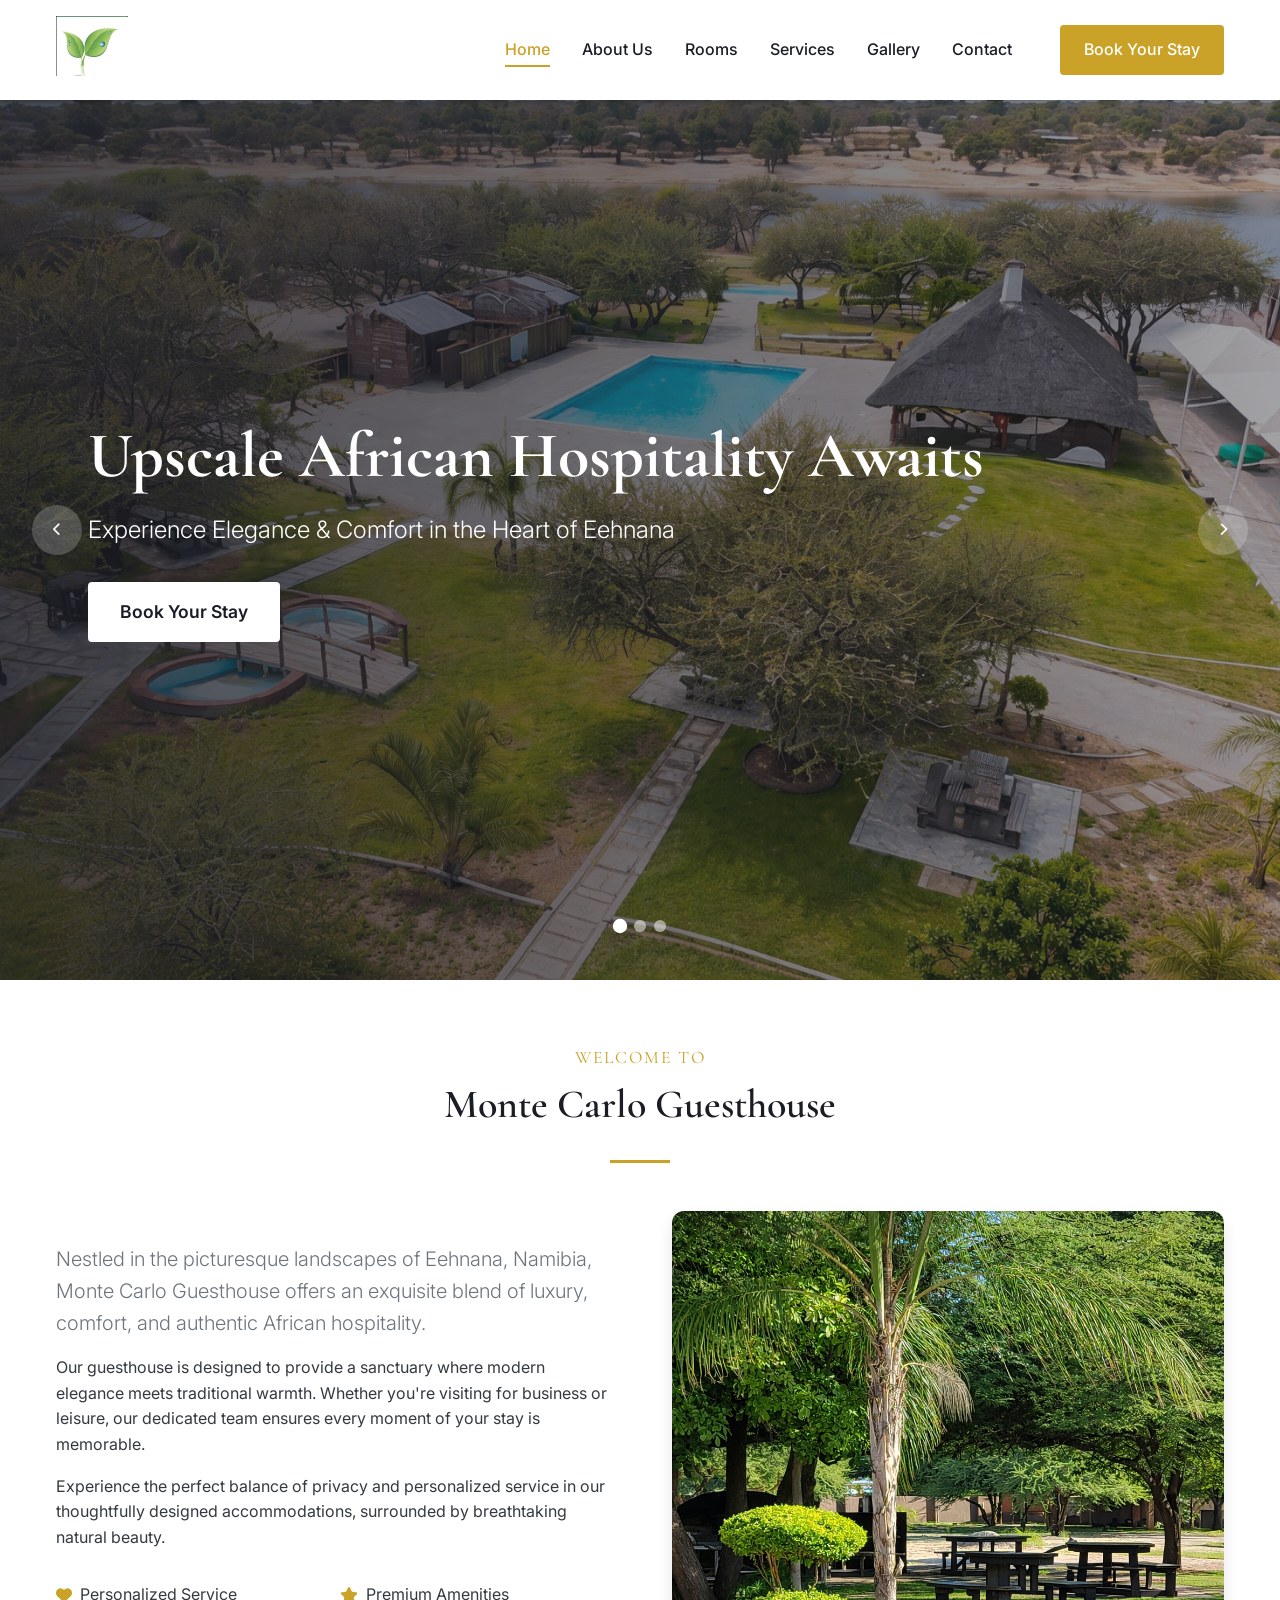
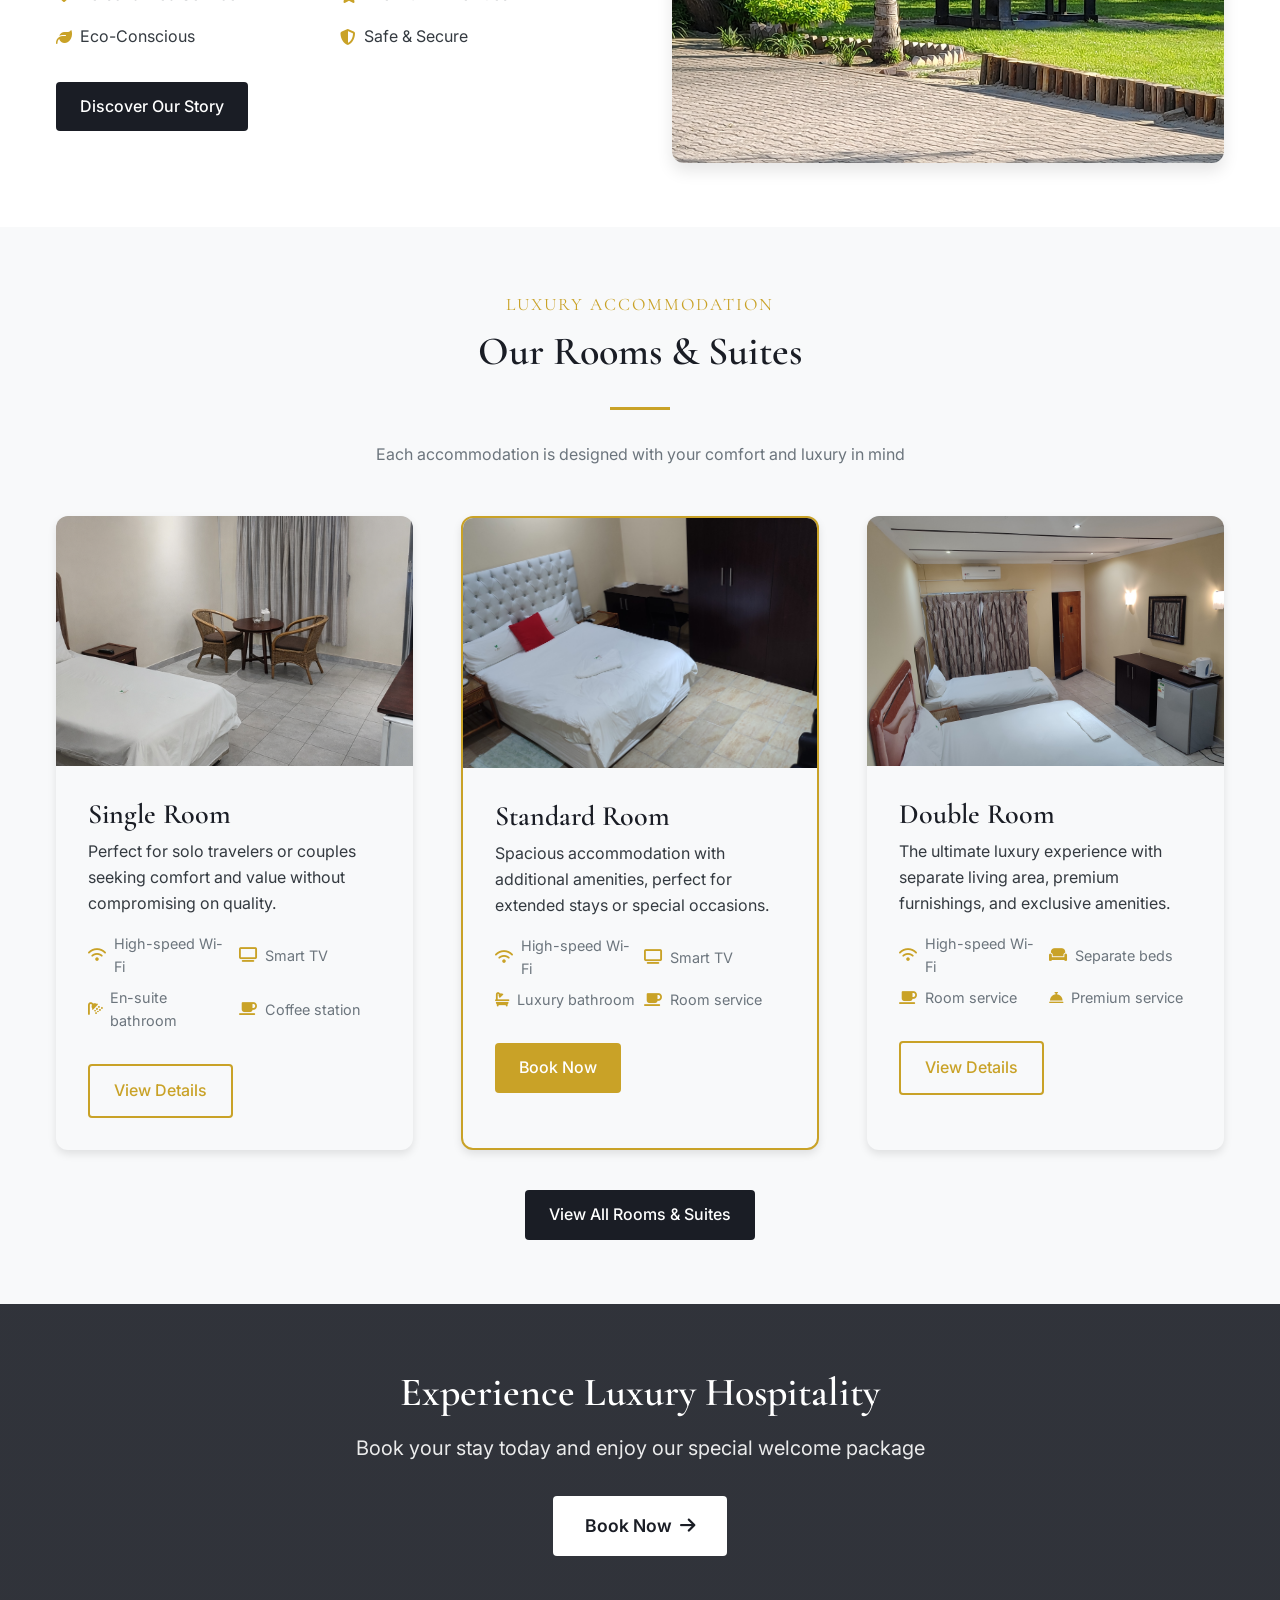
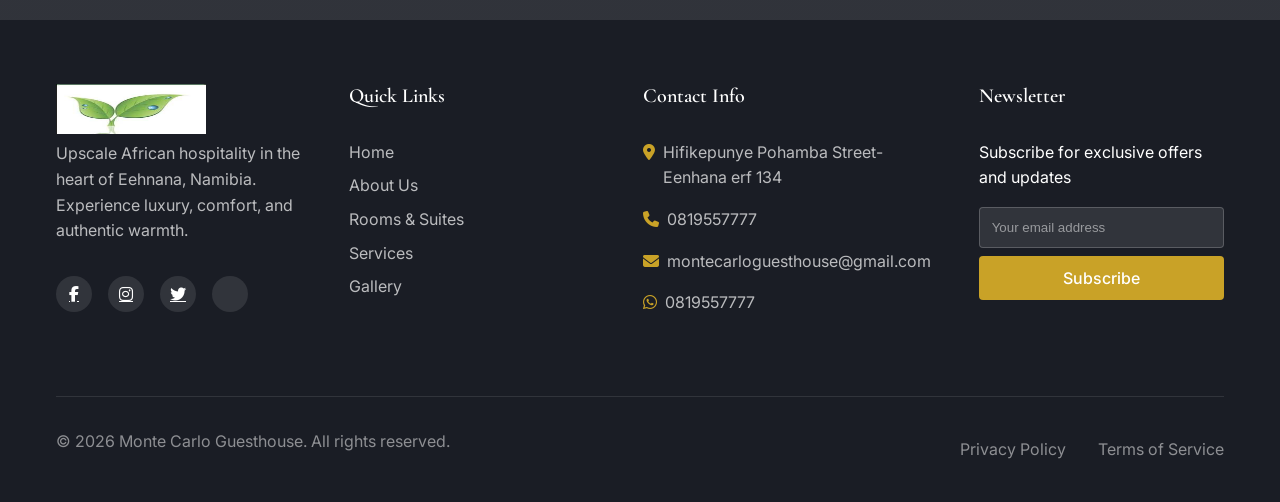
<file: index.html>
﻿<!DOCTYPE html>
<html lang="en">
  <head>
    <meta charset="UTF-8" />
    <meta name="viewport" content="width=device-width, initial-scale=1.0" />
    <title>
      Monte Carlo Guesthouse - Luxury Accommodation in Eehnana, Namibia
    </title>
    <meta
      name="description"
      content="Experience upscale African hospitality at Monte Carlo Guesthouse in Eehnana, Namibia. Luxury rooms, premium amenities, and unforgettable experiences."
    />
    <link rel="stylesheet" href="css/style.css" />
    <link rel="preconnect" href="https://fonts.googleapis.com" />
    <link rel="preconnect" href="https://fonts.gstatic.com" crossorigin />
    <link
      href="https://fonts.googleapis.com/css2?family=Cormorant+Garamond:wght@400;500;600;700&family=Inter:wght@300;400;500;600&display=swap"
      rel="stylesheet"
    />
    <link
      rel="stylesheet"
      href="https://cdnjs.cloudflare.com/ajax/libs/font-awesome/6.4.0/css/all.min.css"
    />
    <link
      rel="icon"
      type="image/jpeg"
      href="assets/images/logo/monte-carlo-logo.jpg"
    />
  </head>
  <body>
    <!-- Skip to main content for accessibility -->
    <a href="#main-content" class="skip-link">Skip to main content</a>

    <!-- Header & Navigation -->
    <header class="main-header">
      <div class="container">
        <nav class="navbar">
          <a href="index.html" class="logo">
            <img
              src="assets/images/logo/monte-carlo-logo.jpg"
              alt="Monte Carlo Guesthouse Logo"
              width="180"
              height="60"
            />
          </a>

          <button
            class="menu-toggle"
            aria-label="Toggle navigation menu"
            aria-expanded="false"
          >
            <span class="menu-icon"></span>
          </button>

          <ul class="nav-menu">
            <li class="nav-item">
              <a href="index.html" class="nav-link active">Home</a>
            </li>
            <li class="nav-item">
              <a href="about.html" class="nav-link">About Us</a>
            </li>
            <li class="nav-item">
              <a href="rooms.html" class="nav-link">Rooms</a>
            </li>
            <li class="nav-item">
              <a href="services.html" class="nav-link">Services</a>
            </li>
            <li class="nav-item">
              <a href="gallery.html" class="nav-link">Gallery</a>
            </li>
          
            <li class="nav-item">
              <a href="contact.html" class="nav-link">Contact</a>
            </li>
            <li class="nav-item cta-button">
              <a href="bookings.html" class="btn btn-primary">Book Your Stay</a>
            </li>
          </ul>
        </nav>
      </div>
    </header>

<section class="hero-section" aria-label="Hero slideshow">
  <div class="hero-slider">
    
    <div class="hero-slide active" aria-hidden="false">
      <div class="hero-content">
        <h1 class="hero-title">Upscale African Hospitality Awaits</h1>
        <p class="hero-subtitle">Experience Elegance & Comfort in the Heart of Eehnana</p>
        <a href="bookings.html" class="btn btn-hero">Book Your Stay</a>
      </div>
      <div class="hero-overlay"></div>
      <div class="hero-image" style="background-image: url('assets/images/lookout/Tropical resort with pool and chalets.png');"></div>
    </div> <div class="hero-slide" aria-hidden="true">
      <div class="hero-content">
        <h1 class="hero-title">Comfort Redefined</h1>
        <p class="hero-subtitle">Experience World-Class Amenities</p>
        <a href="rooms.html" class="btn btn-hero">Explore Rooms</a>
      </div>
      <div class="hero-overlay"></div>
      <div class="hero-image" style="background-image: url('assets/images/rooms/standard/unnamed.webp');"></div>
    </div> <div class="hero-slide" aria-hidden="true">
      <div class="hero-content">
        <h1 class="hero-title">Family Friendly</h1>
        <p class="hero-subtitle">Fun for Everyone at Golden Hour</p>
        <a href="services.html" class="btn btn-hero">View Services</a>
      </div>
      <div class="hero-overlay"></div>
      <div class="hero-image" style="background-image: url('assets/images/lookout/Playground glow at golden hour.png');"></div>
    </div> <button class="slider-prev" aria-label="Previous slide">
      <i class="fas fa-chevron-left"></i>
    </button>
    <button class="slider-next" aria-label="Next slide">
      <i class="fas fa-chevron-right"></i>
    </button>

    <div class="slider-dots" role="tablist">
      <button class="dot active" aria-label="Go to slide 1" aria-selected="true"></button>
      <button class="dot" aria-label="Go to slide 2" aria-selected="false"></button>
      <button class="dot" aria-label="Go to slide 3" aria-selected="false"></button>
    </div>
  </div>
</section>
    <!-- Main Content -->
    <main id="main-content">
      <!-- Welcome Section -->
      <section class="welcome-section section-padding">
        <div class="container">
          <div class="section-header">
            <span class="section-subtitle">Welcome to</span>
            <h2 class="section-title">Monte Carlo Guesthouse</h2>
            <div class="divider"></div>
          </div>

          <div class="welcome-grid">
            <div class="welcome-text">
              <p class="lead-text">
                Nestled in the picturesque landscapes of Eehnana, Namibia, Monte
                Carlo Guesthouse offers an exquisite blend of luxury, comfort,
                and authentic African hospitality.
              </p>

              <p>
                Our guesthouse is designed to provide a sanctuary where modern
                elegance meets traditional warmth. Whether you're visiting for
                business or leisure, our dedicated team ensures every moment of
                your stay is memorable.
              </p>

              <p>
                Experience the perfect balance of privacy and personalized
                service in our thoughtfully designed accommodations, surrounded
                by breathtaking natural beauty.
              </p>

              <div class="welcome-features">
                <div class="feature">
                  <i class="fas fa-heart"></i>
                  <span>Personalized Service</span>
                </div>
                <div class="feature">
                  <i class="fas fa-star"></i>
                  <span>Premium Amenities</span>
                </div>
                <div class="feature">
                  <i class="fas fa-leaf"></i>
                  <span>Eco-Conscious</span>
                </div>
                <div class="feature">
                  <i class="fas fa-shield-alt"></i>
                  <span>Safe & Secure</span>
                </div>
              </div>

              <a href="about.html" class="btn btn-secondary"
                >Discover Our Story</a
              >
            </div>

            <div class="welcome-image">
              <div class="image-frame">
                <img
                  src="assets/images/lookout/Serene park with paved walkway.png"
                  alt="Beautiful view of Monte Carlo Guesthouse gardens"
                  loading="lazy"
                />
              </div>
            </div>
          </div>
        </div>
      </section>

      <!-- Rooms Preview -->
      <section class="rooms-preview-section section-padding bg-light">
        <div class="container">
          <div class="section-header">
            <span class="section-subtitle">Luxury Accommodation</span>
            <h2 class="section-title">Our Rooms & Suites</h2>
            <div class="divider"></div>
            <p class="section-description">
              Each accommodation is designed with your comfort and luxury in
              mind
            </p>
          </div>

          <div class="rooms-grid">
            <article class="room-card">
              <div class="room-image">
                <img
                  src="assets/images/lookout/single room important.png"
                  alt="Single Room with comfortable bed and modern amenities"
                  loading="lazy"
                />
              </div>
              <div class="room-content">
                <h3>Single Room</h3>
                <p>
                  Perfect for solo travelers or couples seeking comfort and
                  value without compromising on quality.
                </p>
                <ul class="room-amenities">
                  <li><i class="fas fa-wifi"></i> High-speed Wi-Fi</li>
                  <li><i class="fas fa-tv"></i> Smart TV</li>
                  <li><i class="fas fa-shower"></i> En-suite bathroom</li>
                  <li><i class="fas fa-coffee"></i> Coffee station</li>
                </ul>
                <div class="room-footer">
                  <a href="rooms.html#standard" class="btn btn-outline"
                    >View Details</a
                  >
                </div>
              </div>
            </article>

            <article class="room-card featured">
              <div class="room-badge">Most Popular</div>
              <div class="room-image">
                <img
                  src="assets/images/lookout/STANDARD.jpg"
                  alt="Standard Room with elegant decor and spacious layout"
                  loading="lazy"
                />
              </div>
              <div class="room-content">
                <h3>Standard Room</h3>
                <p>
                  Spacious accommodation with additional amenities, perfect for
                  extended stays or special occasions.
                </p>
                <ul class="room-amenities">
                  <li><i class="fas fa-wifi"></i> High-speed Wi-Fi</li>
                  <li><i class="fas fa-tv"></i> Smart TV</li>
                  <li><i class="fas fa-bath"></i> Luxury bathroom</li>
                  <li><i class="fas fa-coffee"></i> Room service</li>

                </ul>
                <div class="room-footer">
                  <a href="rooms.html#deluxe" class="btn btn-primary"
                    >Book Now</a
                  >
                </div>
              </div>
            </article>

            <article class="room-card">
              <div class="room-image">
                <img
                  src="assets/images/lookout/DOUBLE ROOM 2.jpg"
                  alt="Double Suite with separate living area and premium furnishings"
                  loading="lazy"
                />
              </div>
              <div class="room-content">
                <h3>Double Room</h3>
                <p>
                  The ultimate luxury experience with separate living area,
                  premium furnishings, and exclusive amenities.
                </p>
                <ul class="room-amenities">
                  <li><i class="fas fa-wifi"></i> High-speed Wi-Fi</li>
                  <li><i class="fas fa-couch"></i> Separate beds</li>
                  <li><i class="fas fa-coffee"></i> Room service</li>
                  <li><i class="fas fa-concierge-bell"></i> Premium service</li>
                </ul>
                <div class="room-footer">
                  <a href="rooms.html#executive" class="btn btn-outline"
                    >View Details</a
                  >
                </div>
              </div>
            </article>
          </div>

          <div class="text-center mt-40">
            <a href="rooms.html" class="btn btn-secondary"
              >View All Rooms & Suites</a
            >
          </div>
        </div>
      </section>

      <!-- CTA Banner -->
      <section class="cta-banner" aria-label="Special offer">
        <div class="container">
          <div class="cta-content">
            <h2>Experience Luxury Hospitality</h2>
            <p>Book your stay today and enjoy our special welcome package</p>
            <a href="bookings.html" class="btn btn-hero"
              >Book Now <i class="fas fa-arrow-right"></i
            ></a>
          </div>
        </div>
      </section>
    </main>

    <!-- Footer -->
    <footer class="main-footer">
      <div class="container">
        <div class="footer-grid">
          <div class="footer-col">
            <a href="index.html" class="footer-logo">
              <img
                src="assets/images/logo/monte-carlo-logo.jpg"
                alt="Monte Carlo Guesthouse Logo"
                width="150"
                height="50"
              />
            </a>
            <p class="footer-description">
              Upscale African hospitality in the heart of Eehnana, Namibia.
              Experience luxury, comfort, and authentic warmth.
            </p>
            <div class="social-links">
              <a
                href="https://www.facebook.com/share/1ZvoL6nKzv/"
                aria-label="Facebook"
                target="_blank"
                rel="noopener noreferrer"
                ><i class="fab fa-facebook-f"></i
              ></a>
              <a href="#" aria-label="Instagram"
                ><i class="fab fa-instagram"></i
              ></a>
              <a href="#" aria-label="Twitter"
                ><i class="fab fa-twitter"></i
              ></a>
              <a
                href="https://www.tripadvisor.com/Hotel_Review-g1730599-d3825885-Reviews-Monte_Carlo_Guest_House-Oshakati_Oshana_Region.html"
                aria-label="TripAdvisor"
                target="_blank"
                rel="noopener noreferrer"
                ><i class="fab fa-tripadvisor"></i
              ></a>
            </div>
          </div>

          <div class="footer-col">
            <h3>Quick Links</h3>
            <ul class="footer-links">
              <li><a href="index.html">Home</a></li>
              <li><a href="about.html">About Us</a></li>
              <li><a href="rooms.html">Rooms & Suites</a></li>
              <li><a href="services.html">Services</a></li>
              <li><a href="gallery.html">Gallery</a></li>
            </ul>
          </div>

          <div class="footer-col">
            <h3>Contact Info</h3>
            <ul class="footer-contact">
              <li>
                <i class="fas fa-map-marker-alt"></i> Hifikepunye Pohamba
                Street-Eenhana erf 134
              </li>
              <li><i class="fas fa-phone"></i> 0819557777</li>
              <li>
                <i class="fas fa-envelope"></i> montecarloguesthouse@gmail.com
              </li>
              <li><i class="fab fa-whatsapp"></i> 0819557777</li>
            </ul>
          </div>

          <div class="footer-col">
            <h3>Newsletter</h3>
            <p>Subscribe for exclusive offers and updates</p>
            <form class="newsletter-form">
              <input type="email" placeholder="Your email address" required />
              <button type="submit" class="btn btn-primary">Subscribe</button>
            </form>
          </div>
        </div>

        <div class="footer-bottom">
          <p>
            &copy; <span id="current-year"></span> Monte Carlo Guesthouse. All
            rights reserved.
          </p>
          <div class="footer-legal">
            <a href="privacy.html">Privacy Policy</a>
            <a href="terms.html">Terms of Service</a>
          </div>
        </div>
      </div>
    </footer>

    <!-- JavaScript -->
    <script src="js/main.js" defer></script>
    <script src="js/slider.js" defer></script>
  </body>
</html>
</file>
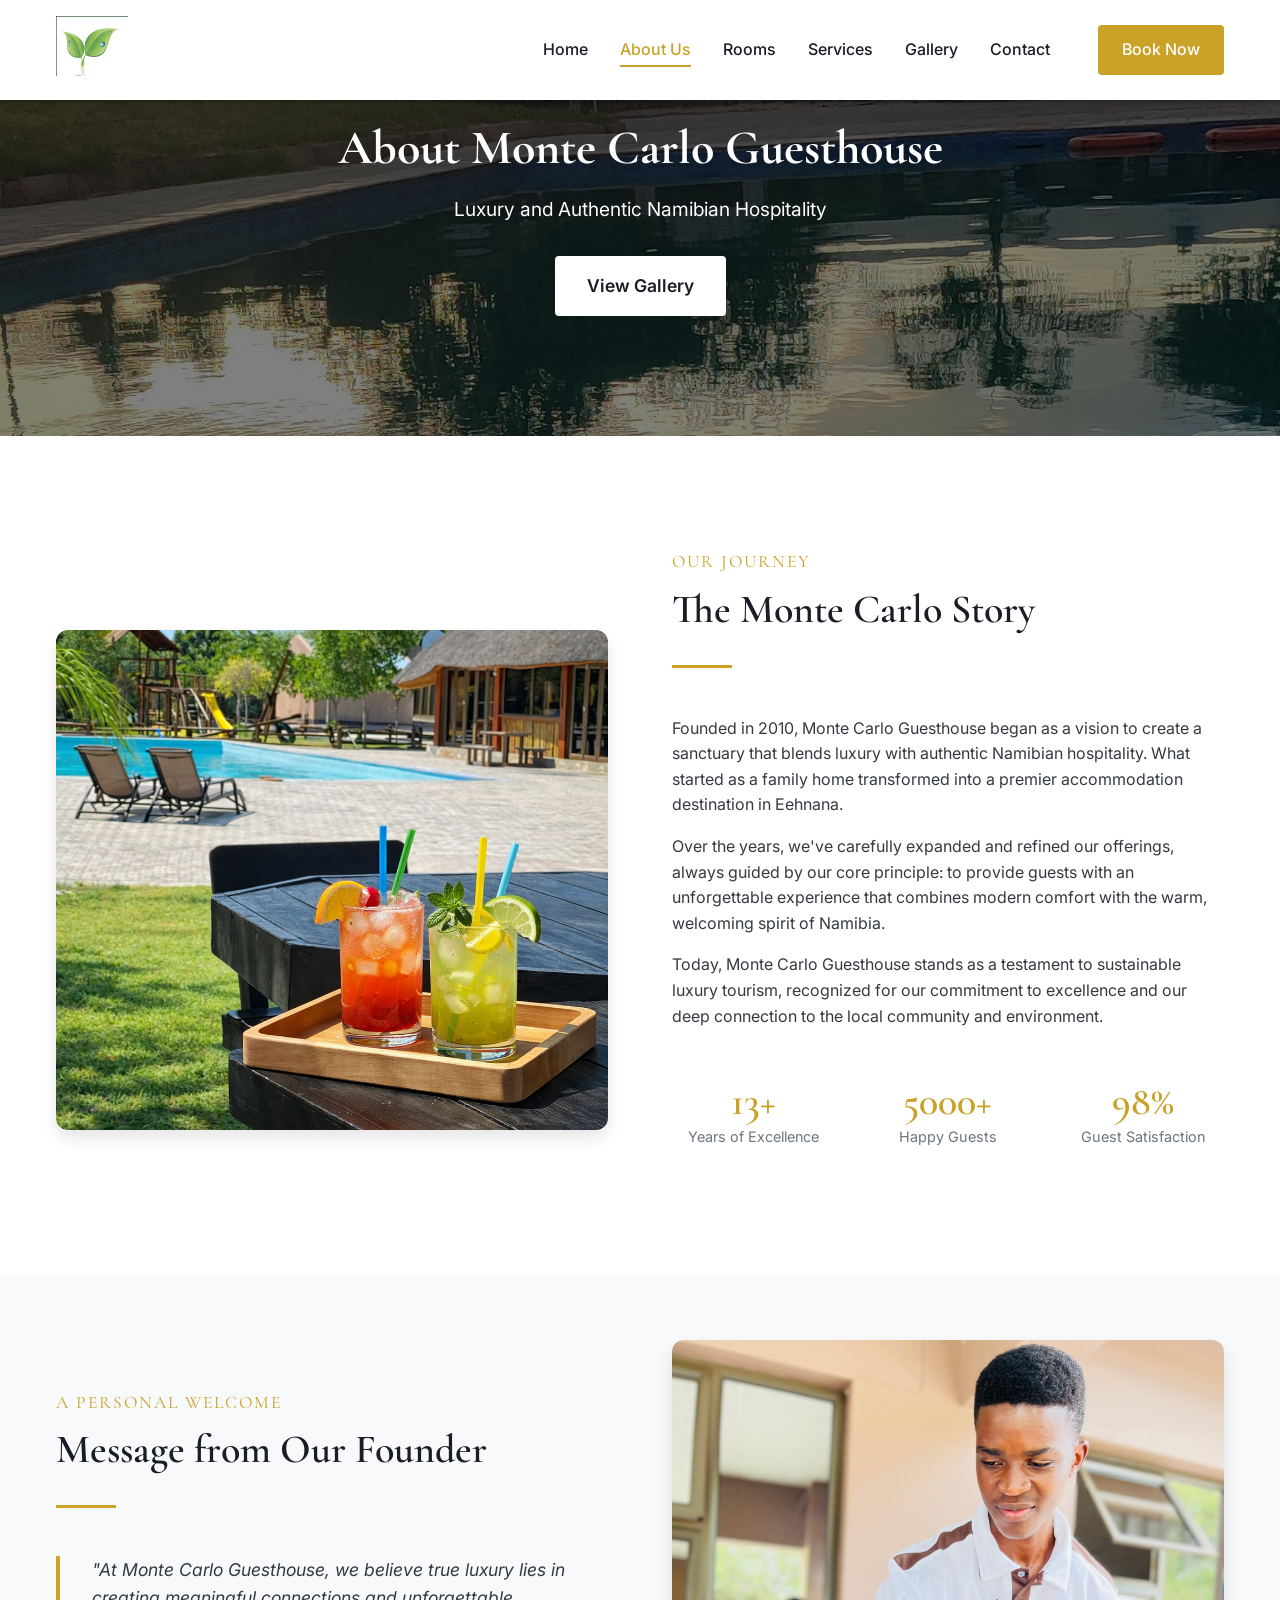
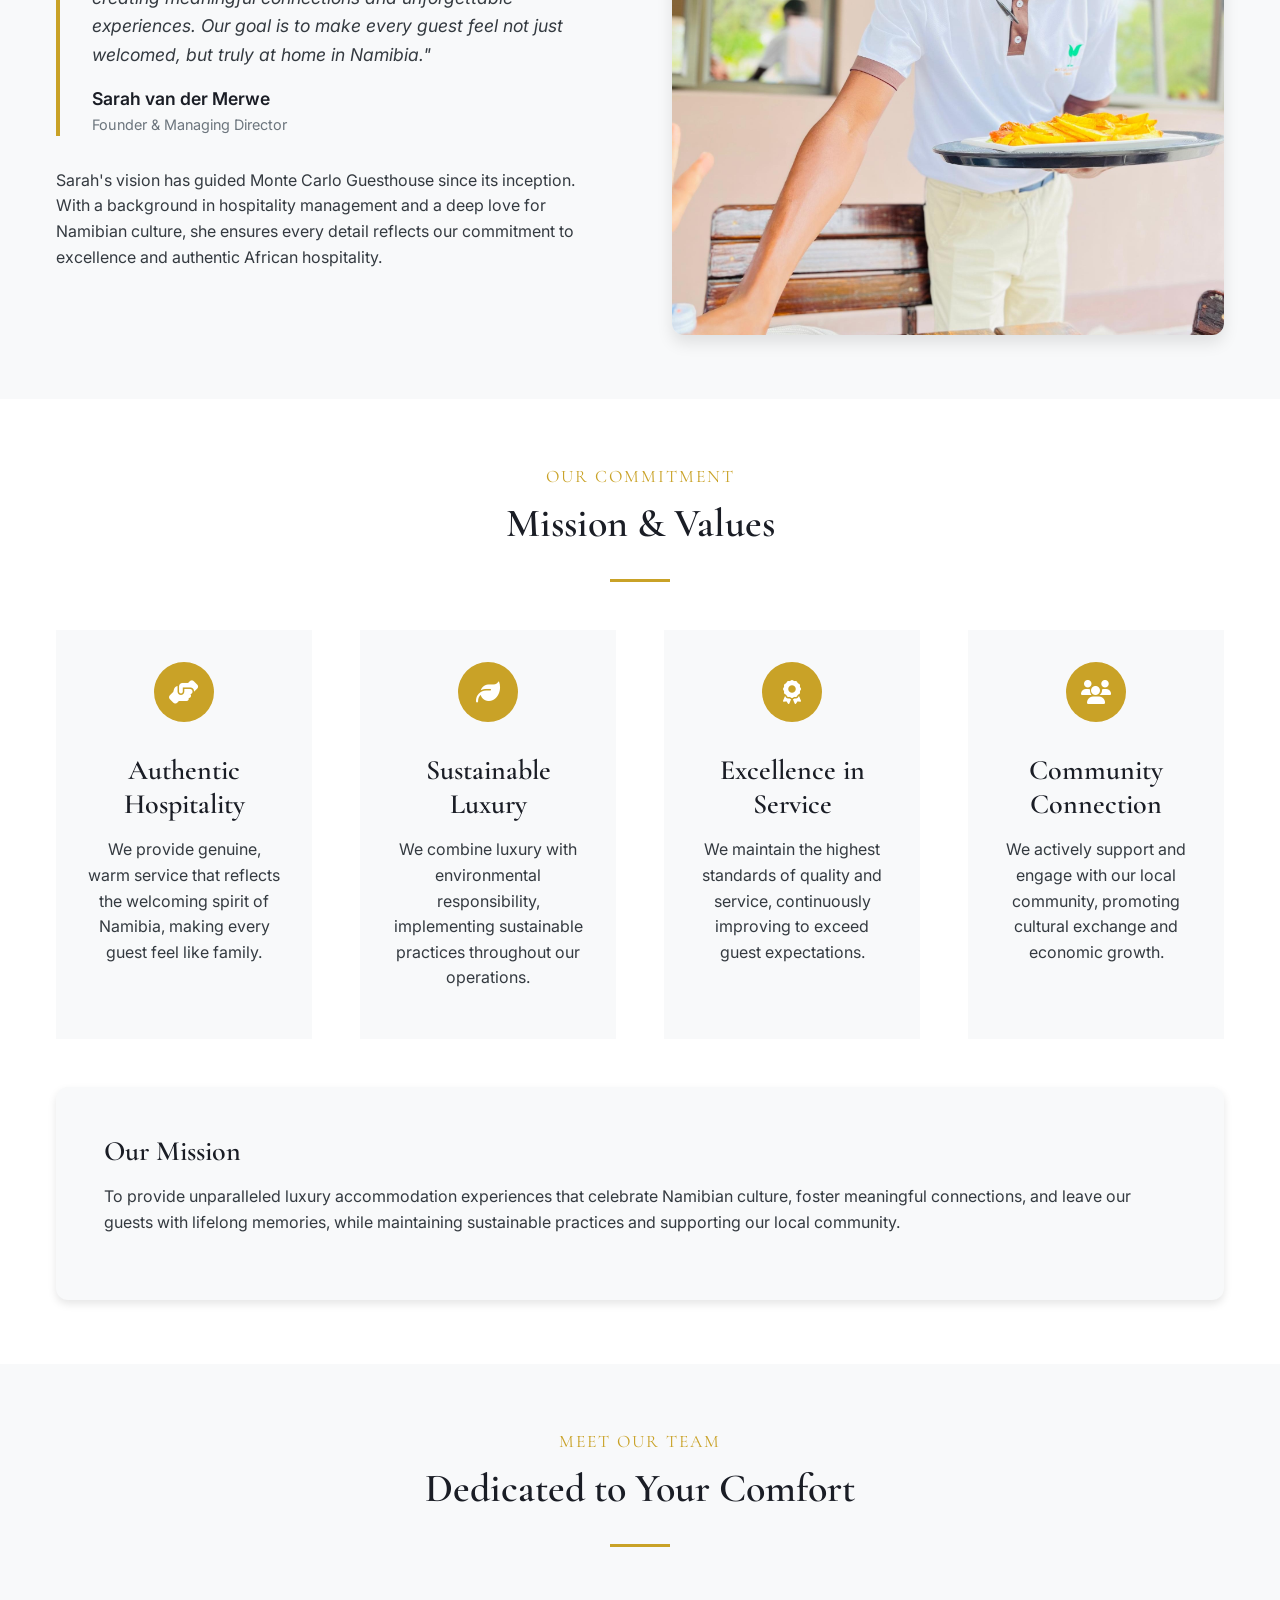
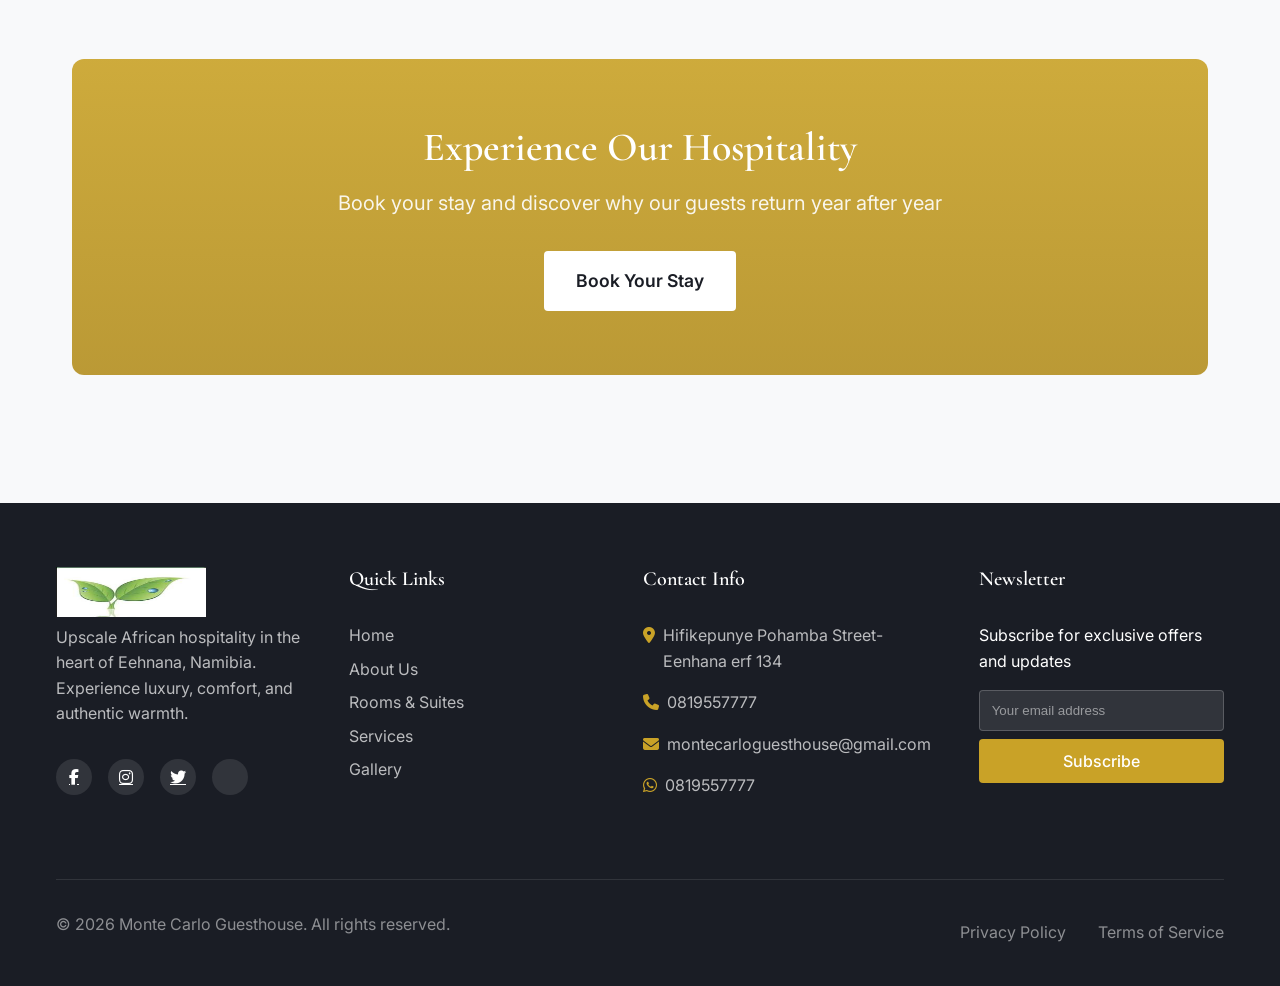
<file: about.html>
﻿<!DOCTYPE html>
<html lang="en">
  <head>
    <meta charset="UTF-8" />
    <meta name="viewport" content="width=device-width, initial-scale=1.0" />
    <title>About Us - Monte Carlo Guesthouse | Eehnana, Namibia</title>
    <meta
      name="description"
      content="Discover the story behind Monte Carlo Guesthouse. Our commitment to upscale African hospitality in Eehnana, Namibia."
    />
    <link rel="stylesheet" href="css/style.css" />
    <link rel="preconnect" href="https://fonts.googleapis.com" />
    <link rel="preconnect" href="https://fonts.gstatic.com" crossorigin />
    <link
      href="https://fonts.googleapis.com/css2?family=Cormorant+Garamond:wght@400;500;600;700&family=Inter:wght@300;400;500;600&display=swap"
      rel="stylesheet"
    />
    <link
      rel="stylesheet"
      href="https://cdnjs.cloudflare.com/ajax/libs/font-awesome/6.4.0/css/all.min.css"
    />
    <link
      rel="icon"
      type="image/jpeg"
      href="assets/images/logo/monte-carlo-logo.jpg"
    />
  </head>
  <body>
    <a href="#main-content" class="skip-link">Skip to main content</a>

    <header class="main-header">
      <div class="container">
        <nav class="navbar">
          <a href="index.html" class="logo">
            <img
              src="assets/images/logo/monte-carlo-logo.jpg"
              alt="Monte Carlo Guesthouse Logo"
              width="180"
              height="60"
            />
          </a>

          <button
            class="menu-toggle"
            aria-label="Toggle navigation menu"
            aria-expanded="false"
          >
            <span class="menu-icon"></span>
          </button>

          <ul class="nav-menu">
            <li class="nav-item">
              <a href="index.html" class="nav-link">Home</a>
            </li>
            <li class="nav-item">
              <a href="about.html" class="nav-link active">About Us</a>
            </li>
            <li class="nav-item">
              <a href="rooms.html" class="nav-link">Rooms</a>
            </li>
            <li class="nav-item">
              <a href="services.html" class="nav-link">Services</a>
            </li>
            <li class="nav-item">
              <a href="gallery.html" class="nav-link">Gallery</a>
            </li>
            <li class="nav-item">
              <a href="contact.html" class="nav-link">Contact</a>
            </li>
            <li class="nav-item cta-button">
              <a href="bookings.html" class="btn btn-primary">Book Now</a>
            </li>
          </ul>
        </nav>
      </div>
    </header>

      <!-- Static Hero -->
    <section class="services-hero" style="background-image: url('assets/images/lookout/SWIMMING POOL 2.jpg');">
      <div class="overlay"></div>
      <div class="container">
        <h1>About Monte Carlo Guesthouse</h1>
        <p> Luxury and Authentic Namibian Hospitality </p>
        <a href="gallery.html" class="btn btn-hero">View Gallery</a>
      </div>
    </section>


    <main id="main-content">
      <!-- Our Story Section -->
      <section class="section-padding">
        <div class="container">
          <div class="about-grid">
            <div class="about-image">
              <div class="image-frame large">
                <img
                  src="assets\images\lookout\cocktail.png"
                  alt="Historic photo of Monte Carlo Guesthouse gardens"
                  loading="lazy"
                />
              </div>
            </div>

            <div class="about-content">
              <div class="section-header left-align">
                <span class="section-subtitle">Our Journey</span>
                <h2 class="section-title">The Monte Carlo Story</h2>
                <div class="divider left"></div>
              </div>

              <p>
                Founded in 2010, Monte Carlo Guesthouse began as a vision to
                create a sanctuary that blends luxury with authentic Namibian
                hospitality. What started as a family home transformed into a
                premier accommodation destination in Eehnana.
              </p>

              <p>
                Over the years, we've carefully expanded and refined our
                offerings, always guided by our core principle: to provide
                guests with an unforgettable experience that combines modern
                comfort with the warm, welcoming spirit of Namibia.
              </p>

              <p>
                Today, Monte Carlo Guesthouse stands as a testament to
                sustainable luxury tourism, recognized for our commitment to
                excellence and our deep connection to the local community and
                environment.
              </p>

              <div class="achievements">
                <div class="achievement">
                  <h3>13+</h3>
                  <p>Years of Excellence</p>
                </div>
                <div class="achievement">
                  <h3>5000+</h3>
                  <p>Happy Guests</p>
                </div>
                <div class="achievement">
                  <h3>98%</h3>
                  <p>Guest Satisfaction</p>
                </div>
              </div>
            </div>
          </div>
        </div>
      </section>

      <!-- Owner Message -->
      <section class="owner-message section-padding bg-light">
        <div class="container">
          <div class="owner-grid">
            <div class="owner-content">
              <div class="section-header left-align">
                <span class="section-subtitle">A Personal Welcome</span>
                <h2 class="section-title">Message from Our Founder</h2>
                <div class="divider left"></div>
              </div>
 
              <blockquote class="owner-quote">
                <p>
                  "At Monte Carlo Guesthouse, we believe true luxury lies in
                  creating meaningful connections and unforgettable experiences.
                  Our goal is to make every guest feel not just welcomed, but
                  truly at home in Namibia."
                </p>
                <footer>
                  <div class="owner-info">
                    <div class="owner-name">Sarah van der Merwe</div>
                    <div class="owner-role">Founder & Managing Director</div>
                  </div>
                </footer>
              </blockquote>

              <p>
                Sarah's vision has guided Monte Carlo Guesthouse since its
                inception. With a background in hospitality management and a
                deep love for Namibian culture, she ensures every detail
                reflects our commitment to excellence and authentic African
                hospitality.
              </p>
            </div>

            <div class="owner-image">
              <div class="image-frame">
                <img
                  src="assets\images\lookout\waiter.jpg"
                  alt="Sarah van der Merwe, Founder of Monte Carlo Guesthouse"
                  loading="lazy"
                />
              </div>
            </div>
          </div>
        </div>
      </section>

      <!-- Mission & Values -->
      <section class="mission-section section-padding">
        <div class="container">
          <div class="section-header">
            <span class="section-subtitle">Our Commitment</span>
            <h2 class="section-title">Mission & Values</h2>
            <div class="divider"></div>
          </div>

          <div class="values-grid">
            <div class="value-card">
              <div class="value-icon">
                <i class="fas fa-hands-helping"></i>
              </div>
              <h3>Authentic Hospitality</h3>
              <p>
                We provide genuine, warm service that reflects the welcoming
                spirit of Namibia, making every guest feel like family.
              </p>
            </div>

            <div class="value-card">
              <div class="value-icon">
                <i class="fas fa-leaf"></i>
              </div>
              <h3>Sustainable Luxury</h3>
              <p>
                We combine luxury with environmental responsibility,
                implementing sustainable practices throughout our operations.
              </p>
            </div>

            <div class="value-card">
              <div class="value-icon">
                <i class="fas fa-award"></i>
              </div>
              <h3>Excellence in Service</h3>
              <p>
                We maintain the highest standards of quality and service,
                continuously improving to exceed guest expectations.
              </p>
            </div>

            <div class="value-card">
              <div class="value-icon">
                <i class="fas fa-users"></i>
              </div>
              <h3>Community Connection</h3>
              <p>
                We actively support and engage with our local community,
                promoting cultural exchange and economic growth.
              </p>
            </div>
          </div>

          <div class="mission-statement">
            <h3>Our Mission</h3>
            <p>
              To provide unparalleled luxury accommodation experiences that
              celebrate Namibian culture, foster meaningful connections, and
              leave our guests with lifelong memories, while maintaining
              sustainable practices and supporting our local community.
            </p>
          </div>
        </div>
      </section>

      <!-- Team Section -->
      <section class="team-section section-padding bg-light">
        <div class="container">
          <div class="section-header">
            <span class="section-subtitle">Meet Our Team</span>
            <h2 class="section-title">Dedicated to Your Comfort</h2>
            <div class="divider"></div>
          </div>

      <!-- CTA Section -->
      <section class="cta-section section-padding">
        <div class="container">
          <div class="cta-box">
            <h2>Experience Our Hospitality</h2>
            <p>
              Book your stay and discover why our guests return year after year
            </p>
            <a href="bookings.html" class="btn btn-hero">Book Your Stay</a>
          </div>
        </div>
      </section>
    </main>

    <!-- Footer -->
    <footer class="main-footer">
      <div class="container">
        <div class="footer-grid">
          <div class="footer-col">
            <a href="index.html" class="footer-logo">
              <img
                src="assets/images/logo/monte-carlo-logo.jpg"
                alt="Monte Carlo Guesthouse Logo"
                width="150"
                height="50"
              />
            </a>
            <p class="footer-description">
              Upscale African hospitality in the heart of Eehnana, Namibia.
              Experience luxury, comfort, and authentic warmth.
            </p>
            <div class="social-links">
              <a
                href="https://www.facebook.com/share/1ZvoL6nKzv/"
                aria-label="Facebook"
                target="_blank"
                rel="noopener noreferrer"
                ><i class="fab fa-facebook-f"></i
              ></a>
              <a href="#" aria-label="Instagram"
                ><i class="fab fa-instagram"></i
              ></a>
              <a href="#" aria-label="Twitter"
                ><i class="fab fa-twitter"></i
              ></a>
              <a
                href="https://www.tripadvisor.com/Hotel_Review-g1730599-d3825885-Reviews-Monte_Carlo_Guest_House-Oshakati_Oshana_Region.html"
                aria-label="TripAdvisor"
                target="_blank"
                rel="noopener noreferrer"
                ><i class="fab fa-tripadvisor"></i
              ></a>
            </div>
          </div>

          <div class="footer-col">
            <h3>Quick Links</h3>
            <ul class="footer-links">
              <li><a href="index.html">Home</a></li>
              <li><a href="about.html">About Us</a></li>
              <li><a href="rooms.html">Rooms & Suites</a></li>
              <li><a href="services.html">Services</a></li>
              <li><a href="gallery.html">Gallery</a></li>
            </ul>
          </div>

          <div class="footer-col">
            <h3>Contact Info</h3>
            <ul class="footer-contact">
              <li>
                <i class="fas fa-map-marker-alt"></i> Hifikepunye Pohamba
                Street-Eenhana erf 134
              </li>
              <li><i class="fas fa-phone"></i> 0819557777</li>
              <li>
                <i class="fas fa-envelope"></i> montecarloguesthouse@gmail.com
              </li>
              <li><i class="fab fa-whatsapp"></i> 0819557777</li>
            </ul>
          </div>

          <div class="footer-col">
            <h3>Newsletter</h3>
            <p>Subscribe for exclusive offers and updates</p>
            <form class="newsletter-form">
              <input type="email" placeholder="Your email address" required />
              <button type="submit" class="btn btn-primary">Subscribe</button>
            </form>
          </div>
        </div>

        <div class="footer-bottom">
          <p>
            &copy; <span id="current-year"></span> Monte Carlo Guesthouse. All
            rights reserved.
          </p>
          <div class="footer-legal">
            <a href="privacy.html">Privacy Policy</a>
            <a href="terms.html">Terms of Service</a>
          </div>
        </div>
      </div>
    </footer>

    <script src="js/main.js" defer></script>
  </body>
</html>
</file>
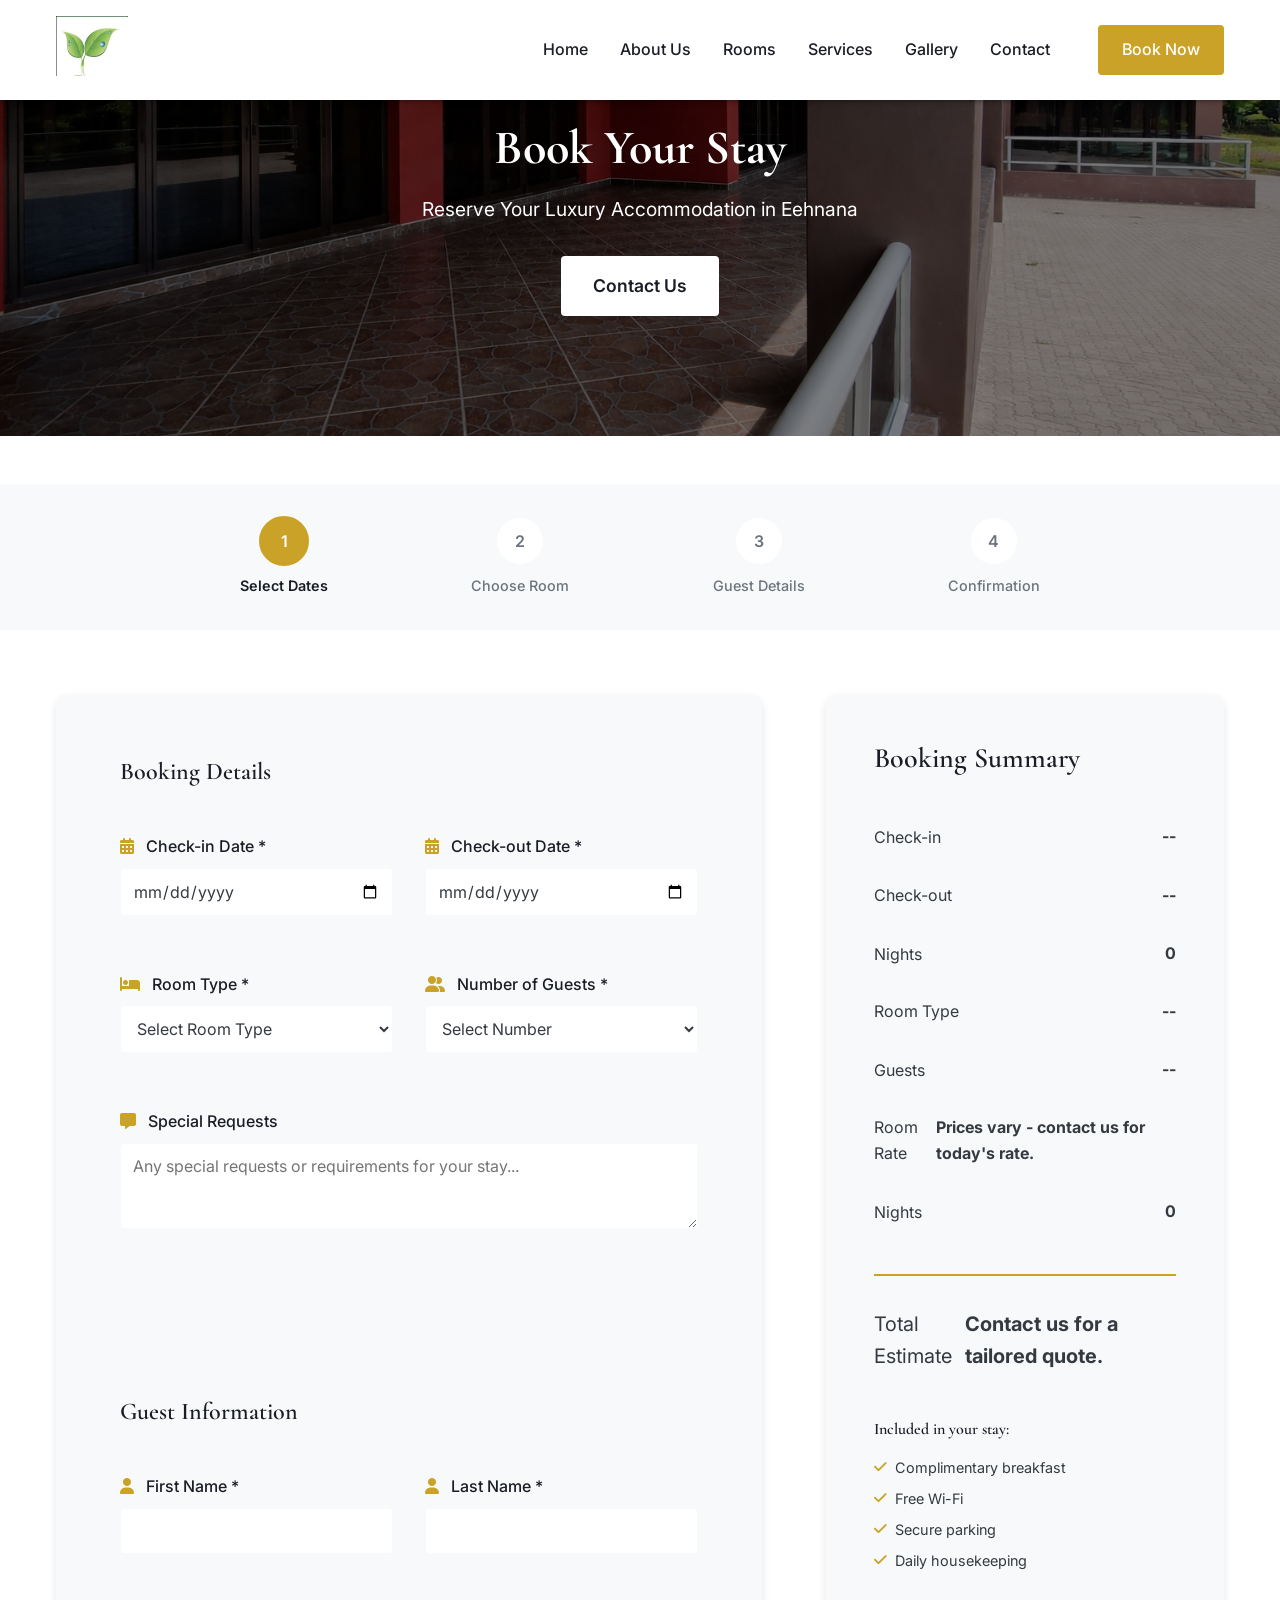
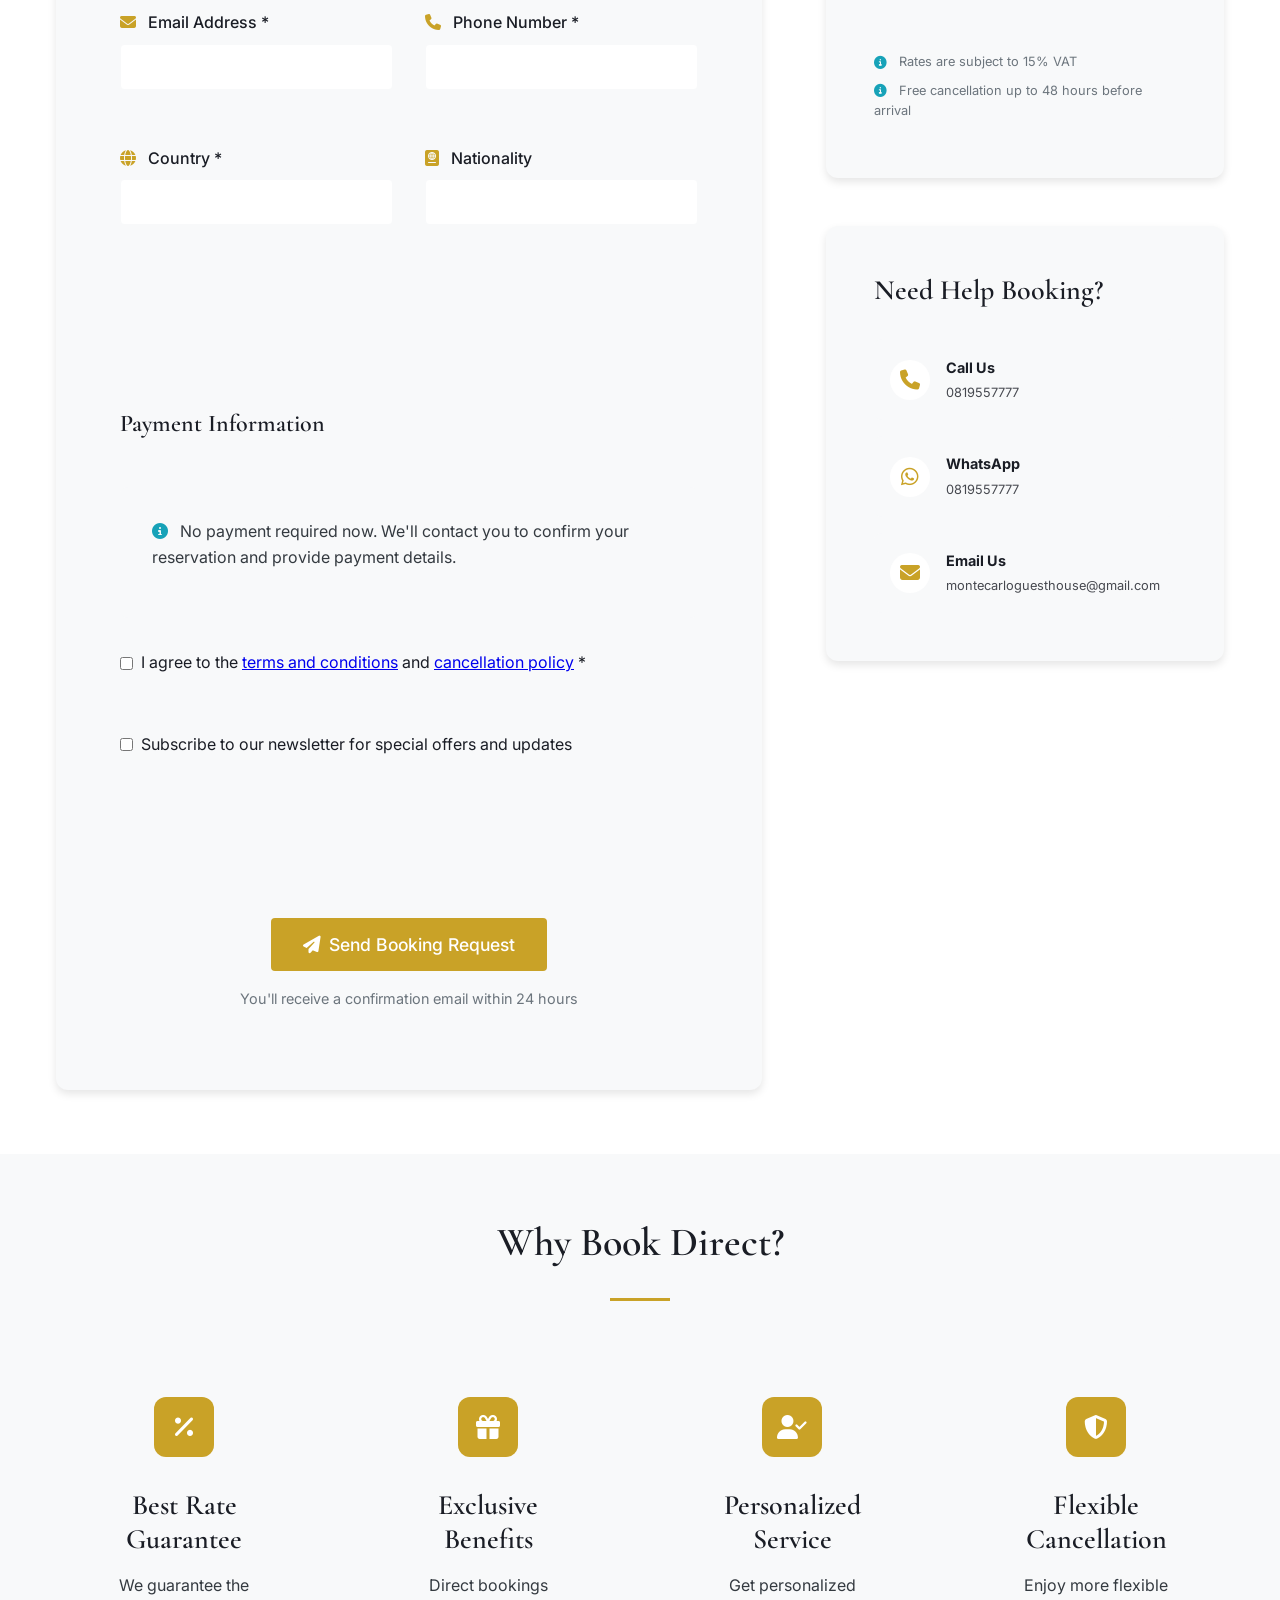
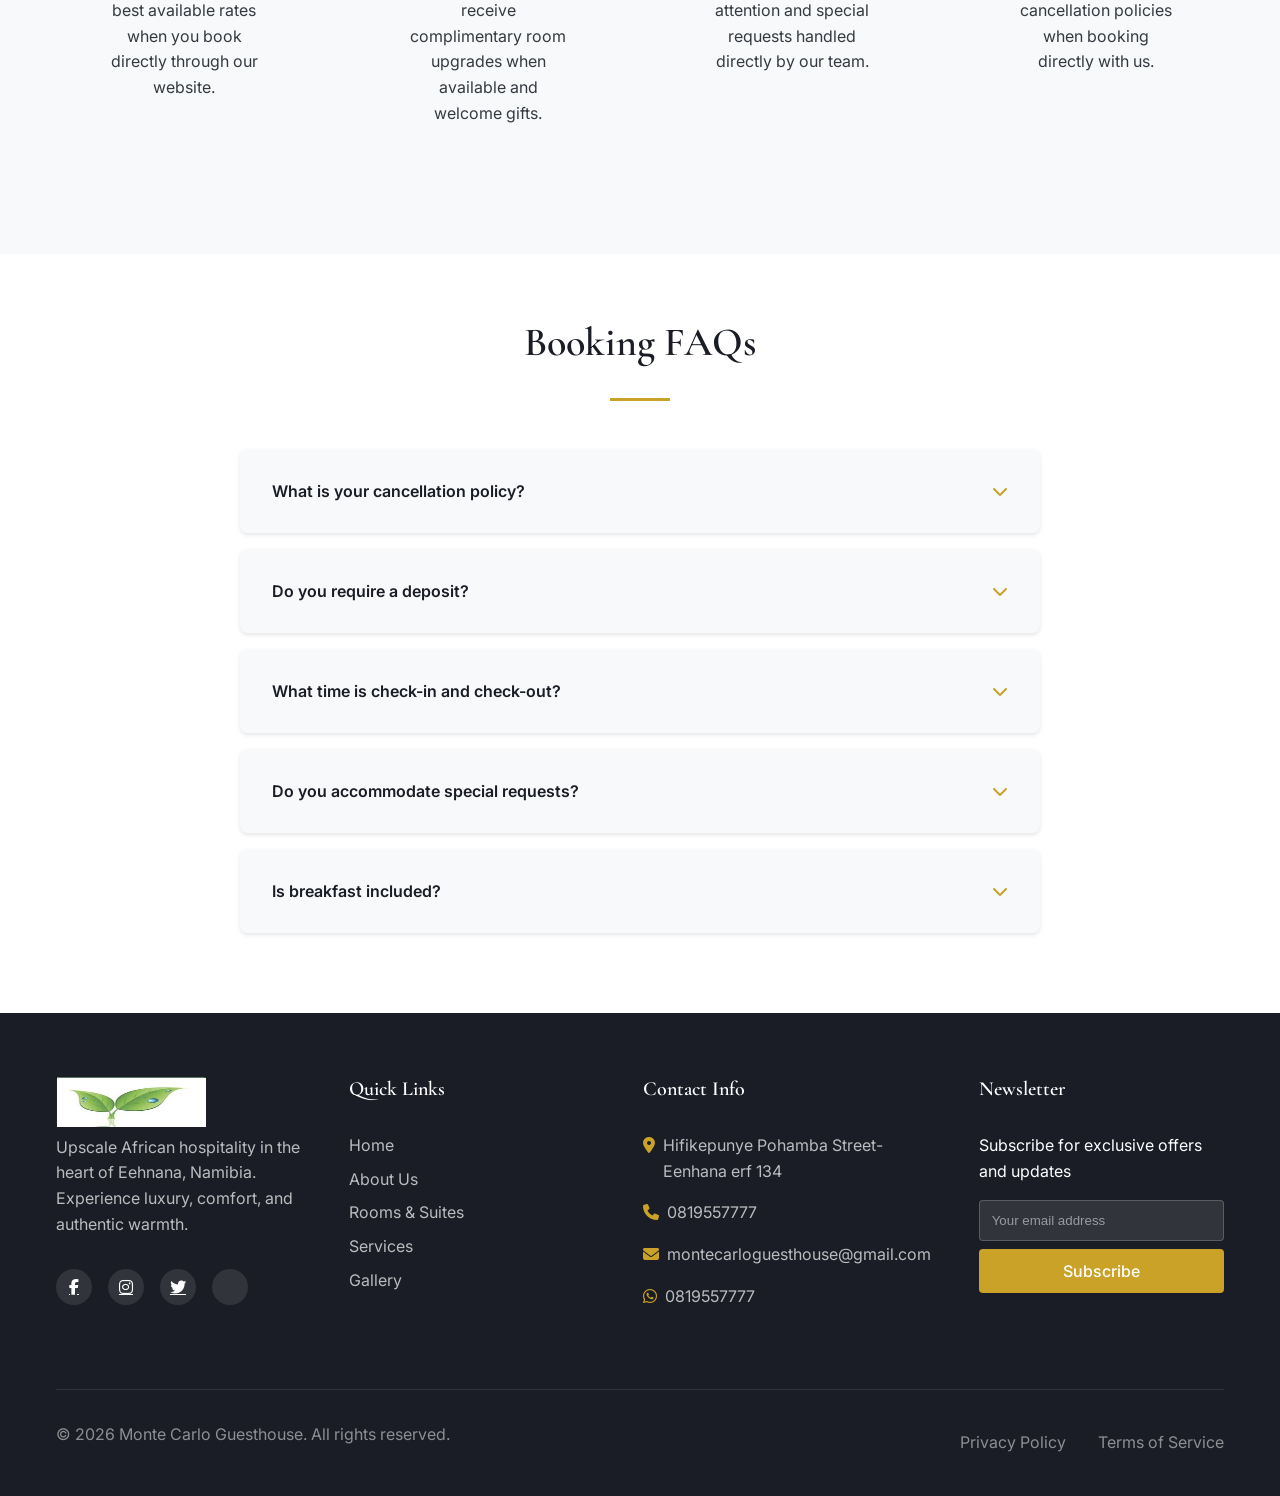
<file: bookings.html>
﻿<!DOCTYPE html>
<html lang="en">
  <head>
    <meta charset="UTF-8" />
    <meta name="viewport" content="width=device-width, initial-scale=1.0" />
    <title>Book Now - Monte Carlo Guesthouse | Reserve Your Stay</title>
    <meta
      name="description"
      content="Book your stay at Monte Carlo Guesthouse in Eehnana, Namibia. Check availability and make reservations online."
    />
    <link rel="stylesheet" href="css/style.css" />
    <link rel="preconnect" href="https://fonts.googleapis.com" />
    <link rel="preconnect" href="https://fonts.gstatic.com" crossorigin />
    <link
      href="https://fonts.googleapis.com/css2?family=Cormorant+Garamond:wght@400;500;600;700&family=Inter:wght@300;400;500;600&display=swap"
      rel="stylesheet"
    />
    <link
      rel="stylesheet"
      href="https://cdnjs.cloudflare.com/ajax/libs/font-awesome/6.4.0/css/all.min.css"
    />
    <link
      rel="icon"
      type="image/jpeg"
      href="assets/images/logo/monte-carlo-logo.jpg"
    />
  </head>
  <body>
    <a href="#main-content" class="skip-link">Skip to main content</a>

    <header class="main-header">
      <div class="container">
        <nav class="navbar">
          <a href="index.html" class="logo">
            <img
              src="assets/images/logo/monte-carlo-logo.jpg"
              alt="Monte Carlo Guesthouse Logo"
              width="180"
              height="60"
            />
          </a>

          <button
            class="menu-toggle"
            aria-label="Toggle navigation menu"
            aria-expanded="false"
          >
            <span class="menu-icon"></span>
          </button>

          <ul class="nav-menu">
            <li class="nav-item">
              <a href="index.html" class="nav-link">Home</a>
            </li>
            <li class="nav-item">
              <a href="about.html" class="nav-link">About Us</a>
            </li>
            <li class="nav-item">
              <a href="rooms.html" class="nav-link">Rooms</a>
            </li>
            <li class="nav-item">
              <a href="services.html" class="nav-link">Services</a>
            </li>
            <li class="nav-item">
              <a href="gallery.html" class="nav-link">Gallery</a>
            </li>
            
            </li>
            <li class="nav-item">
              <a href="contact.html" class="nav-link">Contact</a>
            </li>
            <li class="nav-item cta-button">
              <a href="bookings.html" class="btn btn-primary">Book Now</a>
            </li>
          </ul>
        </nav>
      </div>
    </header>


    <!-- Hero -->
    <section class="services-hero" style="background-image: url('assets/images/lookout/front door.png');">
      <div class="overlay"></div>
      <div class="container">
        <h1>Book Your Stay</h1>
        <p>Reserve Your Luxury Accommodation in Eehnana</p>
        <a href="contact.html" class="btn btn-hero">Contact Us</a>
      </div>
    </section>    <main id="main-content">
      <!-- Booking Process Steps -->
      <section class="booking-steps section-padding">
        <div class="container">
          <div class="steps-indicator">
            <div class="step active">
              <div class="step-number">1</div>
              <div class="step-label">Select Dates</div>
            </div>
            <div class="step">
              <div class="step-number">2</div>
              <div class="step-label">Choose Room</div>
            </div>
            <div class="step">
              <div class="step-number">3</div>
              <div class="step-label">Guest Details</div>
            </div>
            <div class="step">
              <div class="step-number">4</div>
              <div class="step-label">Confirmation</div>
            </div>
          </div>
        </div>
      </section>

      <!-- Booking Form -->
      <section class="booking-form-section section-padding">
        <div class="container">
          <div class="booking-container">
            <div class="booking-form-wrapper">
              <form id="booking-form" class="booking-form" novalidate>
                <div class="form-section">
                  <h2 class="form-title">Booking Details</h2>

                  <div class="form-group date-group">
                    <div class="form-field">
                      <label for="checkin">
                        <i class="fas fa-calendar-alt"></i> Check-in Date *
                      </label>
                      <input type="date" id="checkin" name="checkin" required />
                      <div class="error-message" id="checkin-error"></div>
                    </div>

                    <div class="form-field">
                      <label for="checkout">
                        <i class="fas fa-calendar-alt"></i> Check-out Date *
                      </label>
                      <input
                        type="date"
                        id="checkout"
                        name="checkout"
                        required
                      />
                      <div class="error-message" id="checkout-error"></div>
                    </div>
                  </div>

                  <div class="form-group">
                    <div class="form-field">
                      <label for="room-type">
                        <i class="fas fa-bed"></i> Room Type *
                      </label>
                      <select id="room-type" name="room-type" required>
                        <option value="">Select Room Type</option>
                        <option value="standard">Single Room</option>
                        <option value="deluxe">Standard Room</option>
                        <option value="executive">Double Suite</option>
                      </select>
                      <div class="error-message" id="room-type-error"></div>
                    </div>

                    <div class="form-field">
                      <label for="guests">
                        <i class="fas fa-user-friends"></i> Number of Guests *
                      </label>
                      <select id="guests" name="guests" required>
                        <option value="">Select Number</option>
                        <option value="1">1 Guest</option>
                        <option value="2">2 Guests</option>
                        <option value="3">3 Guests</option>
                        <option value="4">4 Guests</option>
                      </select>
                      <div class="error-message" id="guests-error"></div>
                    </div>
                  </div>

                  <div class="form-group">
                    <div class="form-field full-width">
                      <label for="special-requests">
                        <i class="fas fa-comment-alt"></i> Special Requests
                      </label>
                      <textarea
                        id="special-requests"
                        name="special-requests"
                        rows="3"
                        placeholder="Any special requests or requirements for your stay..."
                      ></textarea>
                    </div>
                  </div>
                </div>

                <div class="form-section">
                  <h2 class="form-title">Guest Information</h2>

                  <div class="form-group">
                    <div class="form-field">
                      <label for="first-name">
                        <i class="fas fa-user"></i> First Name *
                      </label>
                      <input
                        type="text"
                        id="first-name"
                        name="first-name"
                        required
                      />
                      <div class="error-message" id="first-name-error"></div>
                    </div>

                    <div class="form-field">
                      <label for="last-name">
                        <i class="fas fa-user"></i> Last Name *
                      </label>
                      <input
                        type="text"
                        id="last-name"
                        name="last-name"
                        required
                      />
                      <div class="error-message" id="last-name-error"></div>
                    </div>
                  </div>

                  <div class="form-group">
                    <div class="form-field">
                      <label for="email">
                        <i class="fas fa-envelope"></i> Email Address *
                      </label>
                      <input type="email" id="email" name="email" required />
                      <div class="error-message" id="email-error"></div>
                    </div>

                    <div class="form-field">
                      <label for="phone">
                        <i class="fas fa-phone"></i> Phone Number *
                      </label>
                      <input type="tel" id="phone" name="phone" required />
                      <div class="error-message" id="phone-error"></div>
                    </div>
                  </div>

                  <div class="form-group">
                    <div class="form-field">
                      <label for="country">
                        <i class="fas fa-globe"></i> Country *
                      </label>
                      <input type="text" id="country" name="country" required />
                      <div class="error-message" id="country-error"></div>
                    </div>

                    <div class="form-field">
                      <label for="nationality">
                        <i class="fas fa-passport"></i> Nationality
                      </label>
                      <input type="text" id="nationality" name="nationality" />
                    </div>
                  </div>
                </div>

                <div class="form-section">
                  <h2 class="form-title">Payment Information</h2>

                  <div class="payment-notice">
                    <p>
                      <i class="fas fa-info-circle"></i> No payment required
                      now. We'll contact you to confirm your reservation and
                      provide payment details.
                    </p>
                  </div>

                  <div class="form-group">
                    <div class="form-field full-width">
                      <div class="checkbox-field">
                        <input
                          type="checkbox"
                          id="terms"
                          name="terms"
                          required
                        />
                        <label for="terms">
                          I agree to the
                          <a href="terms.html#terms-and-conditions">terms and conditions</a> and
                          <a href="terms.html#cancellation-policy">cancellation policy</a> *
                        </label>
                      </div>
                      <div class="error-message" id="terms-error"></div>
                    </div>
                  </div>

                  <div class="form-group">
                    <div class="form-field full-width">
                      <div class="checkbox-field">
                        <input
                          type="checkbox"
                          id="newsletter"
                          name="newsletter"
                        />
                        <label for="newsletter">
                          Subscribe to our newsletter for special offers and
                          updates
                        </label>
                      </div>
                    </div>
                  </div>
                </div>

                <div class="form-actions">
                  <button type="submit" class="btn btn-primary btn-lg">
                    <i class="fas fa-paper-plane"></i> Send Booking Request
                  </button>
                  <p class="form-note">
                    You'll receive a confirmation email within 24 hours
                  </p>
                </div>
              </form>
            </div>

            <div class="booking-summary">
              <div class="summary-card">
                <h3>Booking Summary</h3>

                <div class="summary-dates">
                  <div class="summary-item">
                    <span>Check-in</span>
                    <strong id="summary-checkin">--</strong>
                  </div>
                  <div class="summary-item">
                    <span>Check-out</span>
                    <strong id="summary-checkout">--</strong>
                  </div>
                  <div class="summary-item">
                    <span>Nights</span>
                    <strong id="summary-nights">0</strong>
                  </div>
                </div>

                <div class="summary-room">
                  <div class="summary-item">
                    <span>Room Type</span>
                    <strong id="summary-room">--</strong>
                  </div>
                  <div class="summary-item">
                    <span>Guests</span>
                    <strong id="summary-guests">--</strong>
                  </div>
                </div>

                <div class="summary-price">
                  <div class="summary-item">
                    <span>Room Rate</span>
                    <strong id="summary-rate" class="price-note"
                      >Prices vary - contact us for today's rate.</strong
                    >
                  </div>
                  <div class="summary-item">
                    <span>Nights</span>
                    <strong id="summary-nights-count">0</strong>
                  </div>
                  <div class="summary-total">
                    <span>Total Estimate</span>
                    <strong id="summary-total" class="price-note"
                      >Contact us for a tailored quote.</strong
                    >
                  </div>
                </div>

                <div class="summary-inclusions">
                  <h4>Included in your stay:</h4>
                  <ul>
                    <li>
                      <i class="fas fa-check"></i> Complimentary breakfast
                    </li>
                    <li><i class="fas fa-check"></i> Free Wi-Fi</li>
                    <li><i class="fas fa-check"></i> Secure parking</li>
                    <li><i class="fas fa-check"></i> Daily housekeeping</li>
                  </ul>
                </div>

                <div class="summary-notes">
                  <p>
                    <i class="fas fa-info-circle"></i> Rates are subject to 15%
                    VAT
                  </p>
                  <p>
                    <i class="fas fa-info-circle"></i> Free cancellation up to
                    48 hours before arrival
                  </p>
                </div>
              </div>

              <div class="contact-options">
                <h3>Need Help Booking?</h3>
                <div class="contact-methods">
                  <a href="tel:0819557777" class="contact-option">
                    <i class="fas fa-phone"></i>
                    <div>
                      <strong>Call Us</strong>
                      <span>0819557777</span>
                    </div>
                  </a>
                  <a
                    href="https://wa.me/264819557777?text=Hi%20Monte%20Carlo%20Guesthouse,%20I%20would%20like%20to%20make%20a%20booking."
                    class="contact-option"
                    target="_blank"
                    rel="noopener noreferrer"
                  >
                    <i class="fab fa-whatsapp"></i>
                    <div>
                      <strong>WhatsApp</strong>
                      <span>0819557777</span>
                    </div>
                  </a>
                  <a
                    href="mailto:montecarloguesthouse@gmail.com"
                    class="contact-option"
                  >
                    <i class="fas fa-envelope"></i>
                    <div>
                      <strong>Email Us</strong>
                      <span>montecarloguesthouse@gmail.com</span>
                    </div>
                  </a>
                </div>
              </div>
            </div>
          </div>
        </div>
      </section>

      <!-- Confirmation Modal -->
      <div
        class="confirmation-modal"
        role="dialog"
        aria-label="Booking confirmation"
        aria-hidden="true"
      >
        <div class="modal-content">
          <div class="modal-success">
            <div class="success-icon">
              <i class="fas fa-check-circle"></i>
            </div>
            <h2>Booking Request Sent!</h2>
            <p>
              Thank you for choosing Monte Carlo Guesthouse. We've received your
              booking request and will contact you within 24 hours to confirm
              your reservation.
            </p>

            <div class="booking-reference">
              <p>
                Your reference number:
                <strong id="reference-number">MCG-2024-00123</strong>
              </p>
            </div>

            <div class="next-steps">
              <h3>What happens next?</h3>
              <ul>
                <li>We'll check availability for your selected dates</li>
                <li>
                  You'll receive a confirmation email with payment details
                </li>
                <li>
                  Our team will contact you if we need additional information
                </li>
              </ul>
            </div>

            <div class="modal-actions">
              <button class="btn btn-primary" id="close-modal">
                Return to Website
              </button>
              <a href="index.html" class="btn btn-outline">Back to Home</a>
            </div>
          </div>
        </div>
      </div>

      <!-- Why Book Direct -->
      <section class="why-book-section section-padding bg-light">
        <div class="container">
          <div class="section-header">
            <h2 class="section-title">Why Book Direct?</h2>
            <div class="divider"></div>
          </div>

          <div class="benefits-grid">
            <div class="benefit-card">
              <div class="benefit-icon">
                <i class="fas fa-percentage"></i>
              </div>
              <h3>Best Rate Guarantee</h3>
              <p>
                We guarantee the best available rates when you book directly
                through our website.
              </p>
            </div>

            <div class="benefit-card">
              <div class="benefit-icon">
                <i class="fas fa-gift"></i>
              </div>
              <h3>Exclusive Benefits</h3>
              <p>
                Direct bookings receive complimentary room upgrades when
                available and welcome gifts.
              </p>
            </div>

            <div class="benefit-card">
              <div class="benefit-icon">
                <i class="fas fa-user-check"></i>
              </div>
              <h3>Personalized Service</h3>
              <p>
                Get personalized attention and special requests handled directly
                by our team.
              </p>
            </div>

            <div class="benefit-card">
              <div class="benefit-icon">
                <i class="fas fa-shield-alt"></i>
              </div>
              <h3>Flexible Cancellation</h3>
              <p>
                Enjoy more flexible cancellation policies when booking directly
                with us.
              </p>
            </div>
          </div>
        </div>
      </section>

      <!-- FAQs -->
      <section class="faq-section section-padding">
        <div class="container">
          <div class="section-header">
            <h2 class="section-title">Booking FAQs</h2>
            <div class="divider"></div>
          </div>

          <div class="faq-accordion">
            <div class="faq-item">
              <button class="faq-question" aria-expanded="false">
                What is your cancellation policy?
                <i class="fas fa-chevron-down"></i>
              </button>
              <div class="faq-answer" aria-hidden="true">
                <p>
                  We offer free cancellation up to 48 hours before your
                  scheduled check-in time. Cancellations made within 48 hours
                  will incur a charge equivalent to one night's stay. Please
                  refer to our full terms and conditions for detailed
                  information.
                </p>
              </div>
            </div>

            <div class="faq-item">
              <button class="faq-question" aria-expanded="false">
                Do you require a deposit?
                <i class="fas fa-chevron-down"></i>
              </button>
              <div class="faq-answer" aria-hidden="true">
                <p>
                  We require a 30% deposit to confirm your booking. The
                  remaining balance is due upon arrival. For special offers or
                  peak season bookings, different deposit requirements may
                  apply.
                </p>
              </div>
            </div>

            <div class="faq-item">
              <button class="faq-question" aria-expanded="false">
                What time is check-in and check-out?
                <i class="fas fa-chevron-down"></i>
              </button>
              <div class="faq-answer" aria-hidden="true">
                <p>
                  Check-in time is from 2:00 PM, and check-out time is by 11:00
                  AM. Early check-in and late check-out may be available upon
                  request, subject to availability and additional charges.
                </p>
              </div>
            </div>

            <div class="faq-item">
              <button class="faq-question" aria-expanded="false">
                Do you accommodate special requests?
                <i class="fas fa-chevron-down"></i>
              </button>
              <div class="faq-answer" aria-hidden="true">
                <p>
                  Yes, we do our best to accommodate special requests. Please
                  mention any specific requirements in the 'Special Requests'
                  field during booking, and our team will contact you to discuss
                  how we can make your stay perfect.
                </p>
              </div>
            </div>

            <div class="faq-item">
              <button class="faq-question" aria-expanded="false">
                Is breakfast included?
                <i class="fas fa-chevron-down"></i>
              </button>
              <div class="faq-answer" aria-hidden="true">
                <p>
                  Yes, a complimentary buffet breakfast is included for all
                  guests. Breakfast is served daily from 6:30 AM to 10:30 AM in
                  our dining area. Special dietary requirements can be
                  accommodated with prior notice.
                </p>
              </div>
            </div>
          </div>
        </div>
      </section>
    </main>

    <!-- Footer -->
    <footer class="main-footer">
      <div class="container">
        <div class="footer-grid">
          <div class="footer-col">
            <a href="index.html" class="footer-logo">
              <img
                src="assets/images/logo/monte-carlo-logo.jpg"
                alt="Monte Carlo Guesthouse Logo"
                width="150"
                height="50"
              />
            </a>
            <p class="footer-description">
              Upscale African hospitality in the heart of Eehnana, Namibia.
              Experience luxury, comfort, and authentic warmth.
            </p>
            <div class="social-links">
              <a
                href="https://www.facebook.com/share/1ZvoL6nKzv/"
                aria-label="Facebook"
                target="_blank"
                rel="noopener noreferrer"
                ><i class="fab fa-facebook-f"></i
              ></a>
              <a href="#" aria-label="Instagram"
                ><i class="fab fa-instagram"></i
              ></a>
              <a href="#" aria-label="Twitter"
                ><i class="fab fa-twitter"></i
              ></a>
              <a
                href="https://www.tripadvisor.com/Hotel_Review-g1730599-d3825885-Reviews-Monte_Carlo_Guest_House-Oshakati_Oshana_Region.html"
                aria-label="TripAdvisor"
                target="_blank"
                rel="noopener noreferrer"
                ><i class="fab fa-tripadvisor"></i
              ></a>
            </div>
          </div>

          <div class="footer-col">
            <h3>Quick Links</h3>
            <ul class="footer-links">
              <li><a href="index.html">Home</a></li>
              <li><a href="about.html">About Us</a></li>
              <li><a href="rooms.html">Rooms & Suites</a></li>
              <li><a href="services.html">Services</a></li>
              <li><a href="gallery.html">Gallery</a></li>
            </ul>
          </div>

          <div class="footer-col">
            <h3>Contact Info</h3>
            <ul class="footer-contact">
              <li>
                <i class="fas fa-map-marker-alt"></i> Hifikepunye Pohamba
                Street-Eenhana erf 134
              </li>
              <li><i class="fas fa-phone"></i> 0819557777</li>
              <li>
                <i class="fas fa-envelope"></i> montecarloguesthouse@gmail.com
              </li>
              <li><i class="fab fa-whatsapp"></i> 0819557777</li>
            </ul>
          </div>

          <div class="footer-col">
            <h3>Newsletter</h3>
            <p>Subscribe for exclusive offers and updates</p>
            <form class="newsletter-form">
              <input type="email" placeholder="Your email address" required />
              <button type="submit" class="btn btn-primary">Subscribe</button>
            </form>
          </div>
        </div>

        <div class="footer-bottom">
          <p>
            &copy; <span id="current-year"></span> Monte Carlo Guesthouse. All
            rights reserved.
          </p>
          <div class="footer-legal">
            <a href="privacy.html">Privacy Policy</a>
            <a href="terms.html">Terms of Service</a>
          </div>
        </div>
      </div>
    </footer>

    <script src="js/main.js" defer></script>
  </body>
</html>
</file>
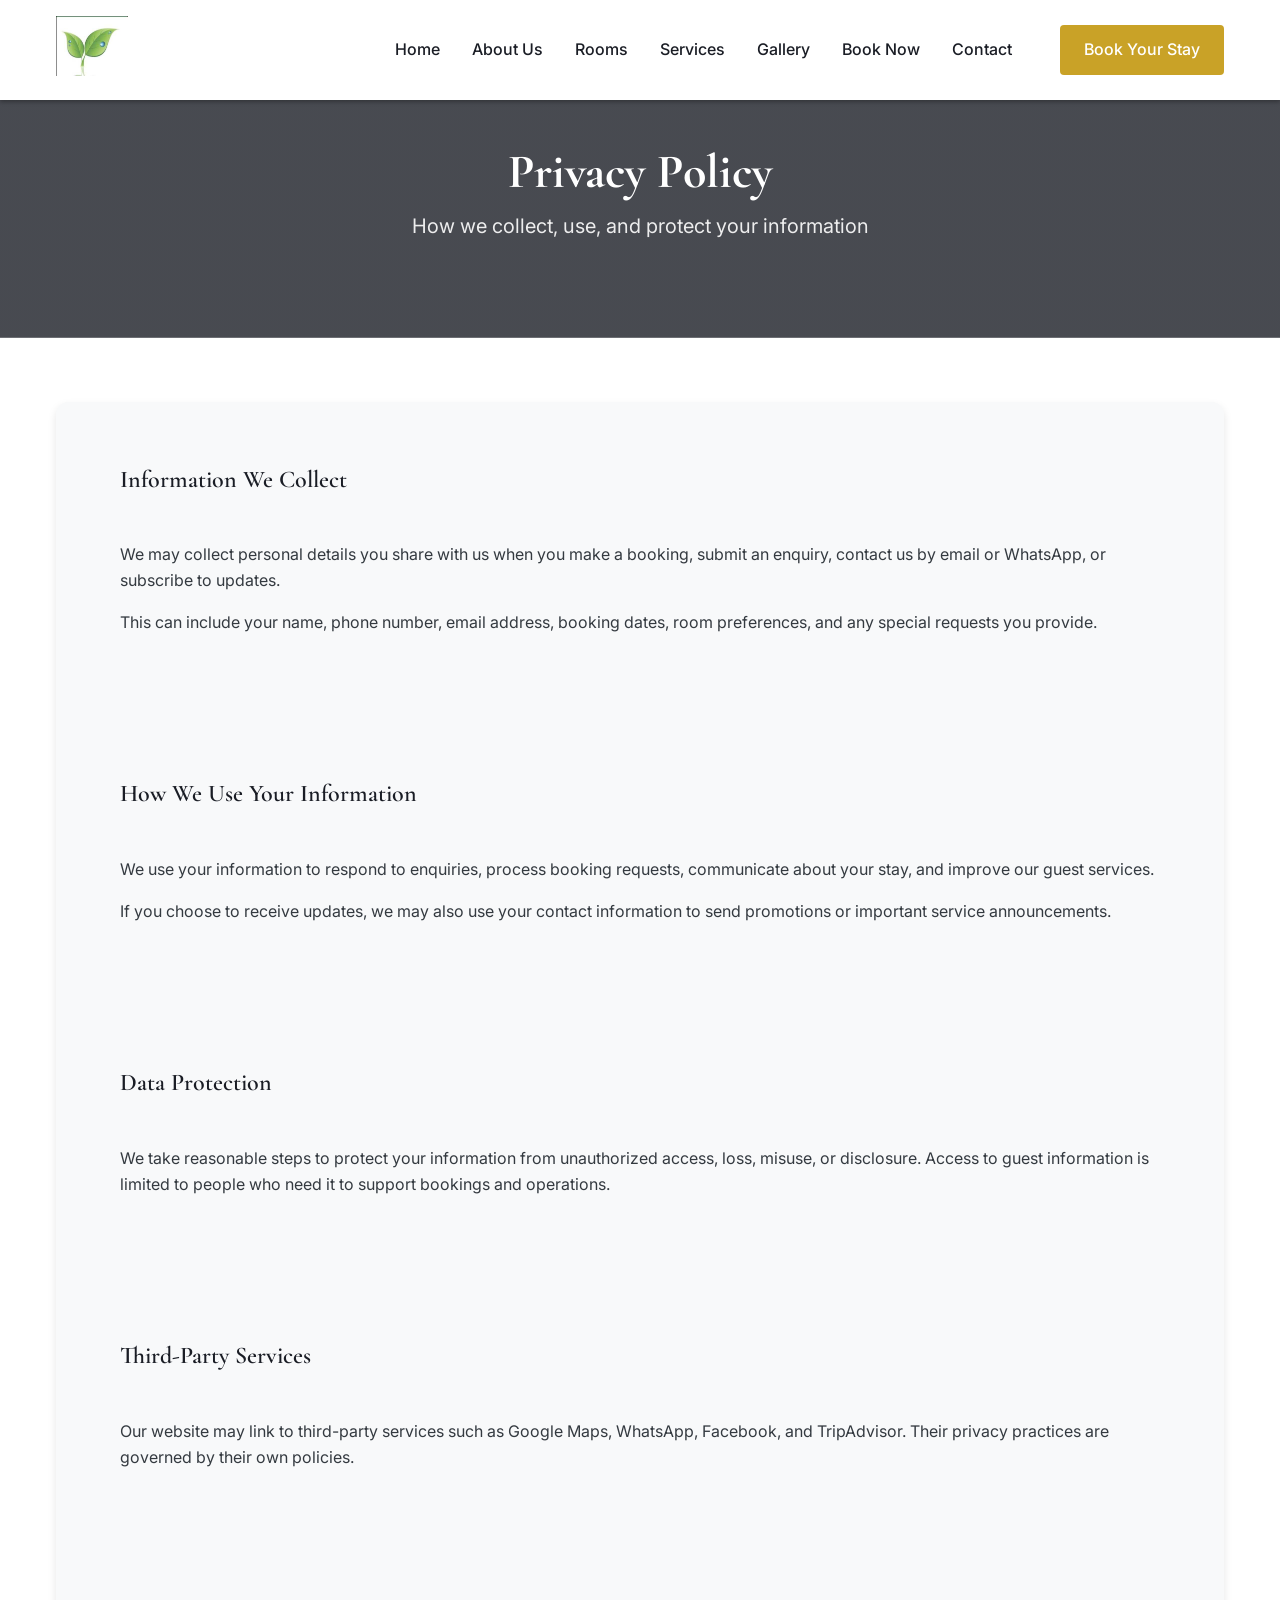
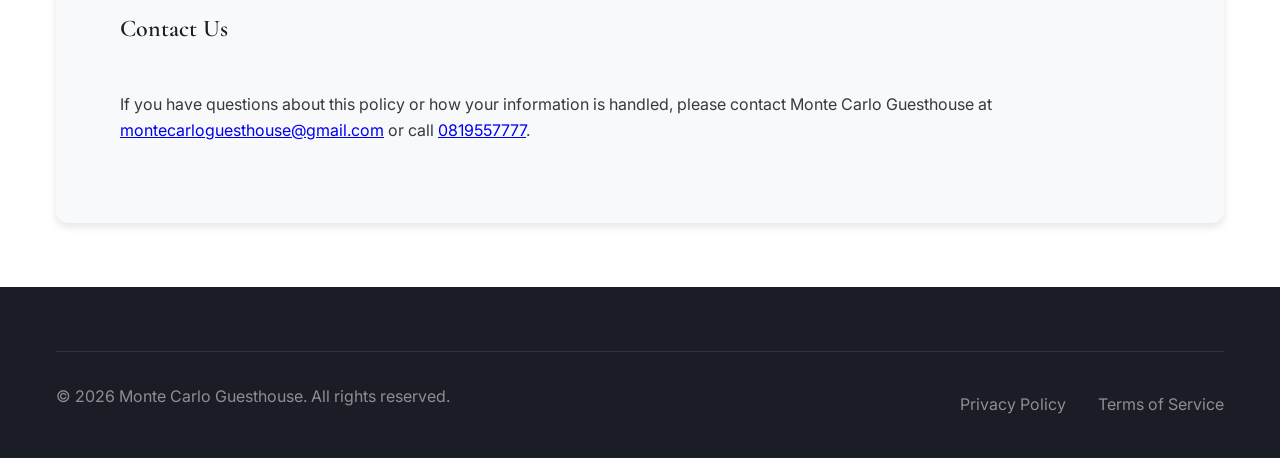
<file: privacy.html>
<!DOCTYPE html>
<html lang="en">
  <head>
    <meta charset="UTF-8" />
    <meta name="viewport" content="width=device-width, initial-scale=1.0" />
    <title>Privacy Policy - Monte Carlo Guesthouse</title>
    <meta
      name="description"
      content="Read the privacy policy for Monte Carlo Guesthouse and learn how guest information is collected, used, and protected."
    />
    <link rel="stylesheet" href="css/style.css" />
    <link rel="preconnect" href="https://fonts.googleapis.com" />
    <link rel="preconnect" href="https://fonts.gstatic.com" crossorigin />
    <link
      href="https://fonts.googleapis.com/css2?family=Cormorant+Garamond:wght@400;500;600;700&family=Inter:wght@300;400;500;600&display=swap"
      rel="stylesheet"
    />
    <link
      rel="stylesheet"
      href="https://cdnjs.cloudflare.com/ajax/libs/font-awesome/6.4.0/css/all.min.css"
    />
    <link
      rel="icon"
      type="image/jpeg"
      href="assets/images/logo/monte-carlo-logo.jpg"
    />
  </head>
  <body>
    <a href="#main-content" class="skip-link">Skip to main content</a>

    <header class="main-header">
      <div class="container">
        <nav class="navbar">
          <a href="index.html" class="logo">
            <img
              src="assets/images/logo/monte-carlo-logo.jpg"
              alt="Monte Carlo Guesthouse Logo"
              width="180"
              height="60"
            />
          </a>

          <button
            class="menu-toggle"
            aria-label="Toggle navigation menu"
            aria-expanded="false"
          >
            <span class="menu-icon"></span>
          </button>

          <ul class="nav-menu">
            <li class="nav-item"><a href="index.html" class="nav-link">Home</a></li>
            <li class="nav-item"><a href="about.html" class="nav-link">About Us</a></li>
            <li class="nav-item"><a href="rooms.html" class="nav-link">Rooms</a></li>
            <li class="nav-item"><a href="services.html" class="nav-link">Services</a></li>
            <li class="nav-item"><a href="gallery.html" class="nav-link">Gallery</a></li>
            <li class="nav-item"><a href="bookings.html" class="nav-link">Book Now</a></li>
            <li class="nav-item"><a href="contact.html" class="nav-link">Contact</a></li>
            <li class="nav-item cta-button">
              <a href="bookings.html" class="btn btn-primary">Book Your Stay</a>
            </li>
          </ul>
        </nav>
      </div>
    </header>

    <section class="page-header">
      <div class="container">
        <h1 class="page-title">Privacy Policy</h1>
        <p class="page-subtitle">How we collect, use, and protect your information</p>
      </div>
    </section>

    <main id="main-content" class="section-padding">
      <div class="container">
        <div class="booking-form-wrapper">
          <section class="form-section">
            <h2 class="form-title">Information We Collect</h2>
            <p>
              We may collect personal details you share with us when you make a booking,
              submit an enquiry, contact us by email or WhatsApp, or subscribe to updates.
            </p>
            <p>
              This can include your name, phone number, email address, booking dates,
              room preferences, and any special requests you provide.
            </p>
          </section>

          <section class="form-section">
            <h2 class="form-title">How We Use Your Information</h2>
            <p>
              We use your information to respond to enquiries, process booking requests,
              communicate about your stay, and improve our guest services.
            </p>
            <p>
              If you choose to receive updates, we may also use your contact information
              to send promotions or important service announcements.
            </p>
          </section>

          <section class="form-section">
            <h2 class="form-title">Data Protection</h2>
            <p>
              We take reasonable steps to protect your information from unauthorized
              access, loss, misuse, or disclosure. Access to guest information is limited
              to people who need it to support bookings and operations.
            </p>
          </section>

          <section class="form-section">
            <h2 class="form-title">Third-Party Services</h2>
            <p>
              Our website may link to third-party services such as Google Maps, WhatsApp,
              Facebook, and TripAdvisor. Their privacy practices are governed by their
              own policies.
            </p>
          </section>

          <section class="form-section">
            <h2 class="form-title">Contact Us</h2>
            <p>
              If you have questions about this policy or how your information is handled,
              please contact Monte Carlo Guesthouse at
              <a href="mailto:montecarloguesthouse@gmail.com">montecarloguesthouse@gmail.com</a>
              or call <a href="tel:0819557777">0819557777</a>.
            </p>
          </section>
        </div>
      </div>
    </main>

    <footer class="main-footer">
      <div class="container">
        <div class="footer-bottom">
          <p>&copy; <span id="current-year"></span> Monte Carlo Guesthouse. All rights reserved.</p>
          <div class="footer-legal">
            <a href="privacy.html">Privacy Policy</a>
            <a href="terms.html">Terms of Service</a>
          </div>
        </div>
      </div>
    </footer>

    <script src="js/main.js" defer></script>
  </body>
</html>
</file>
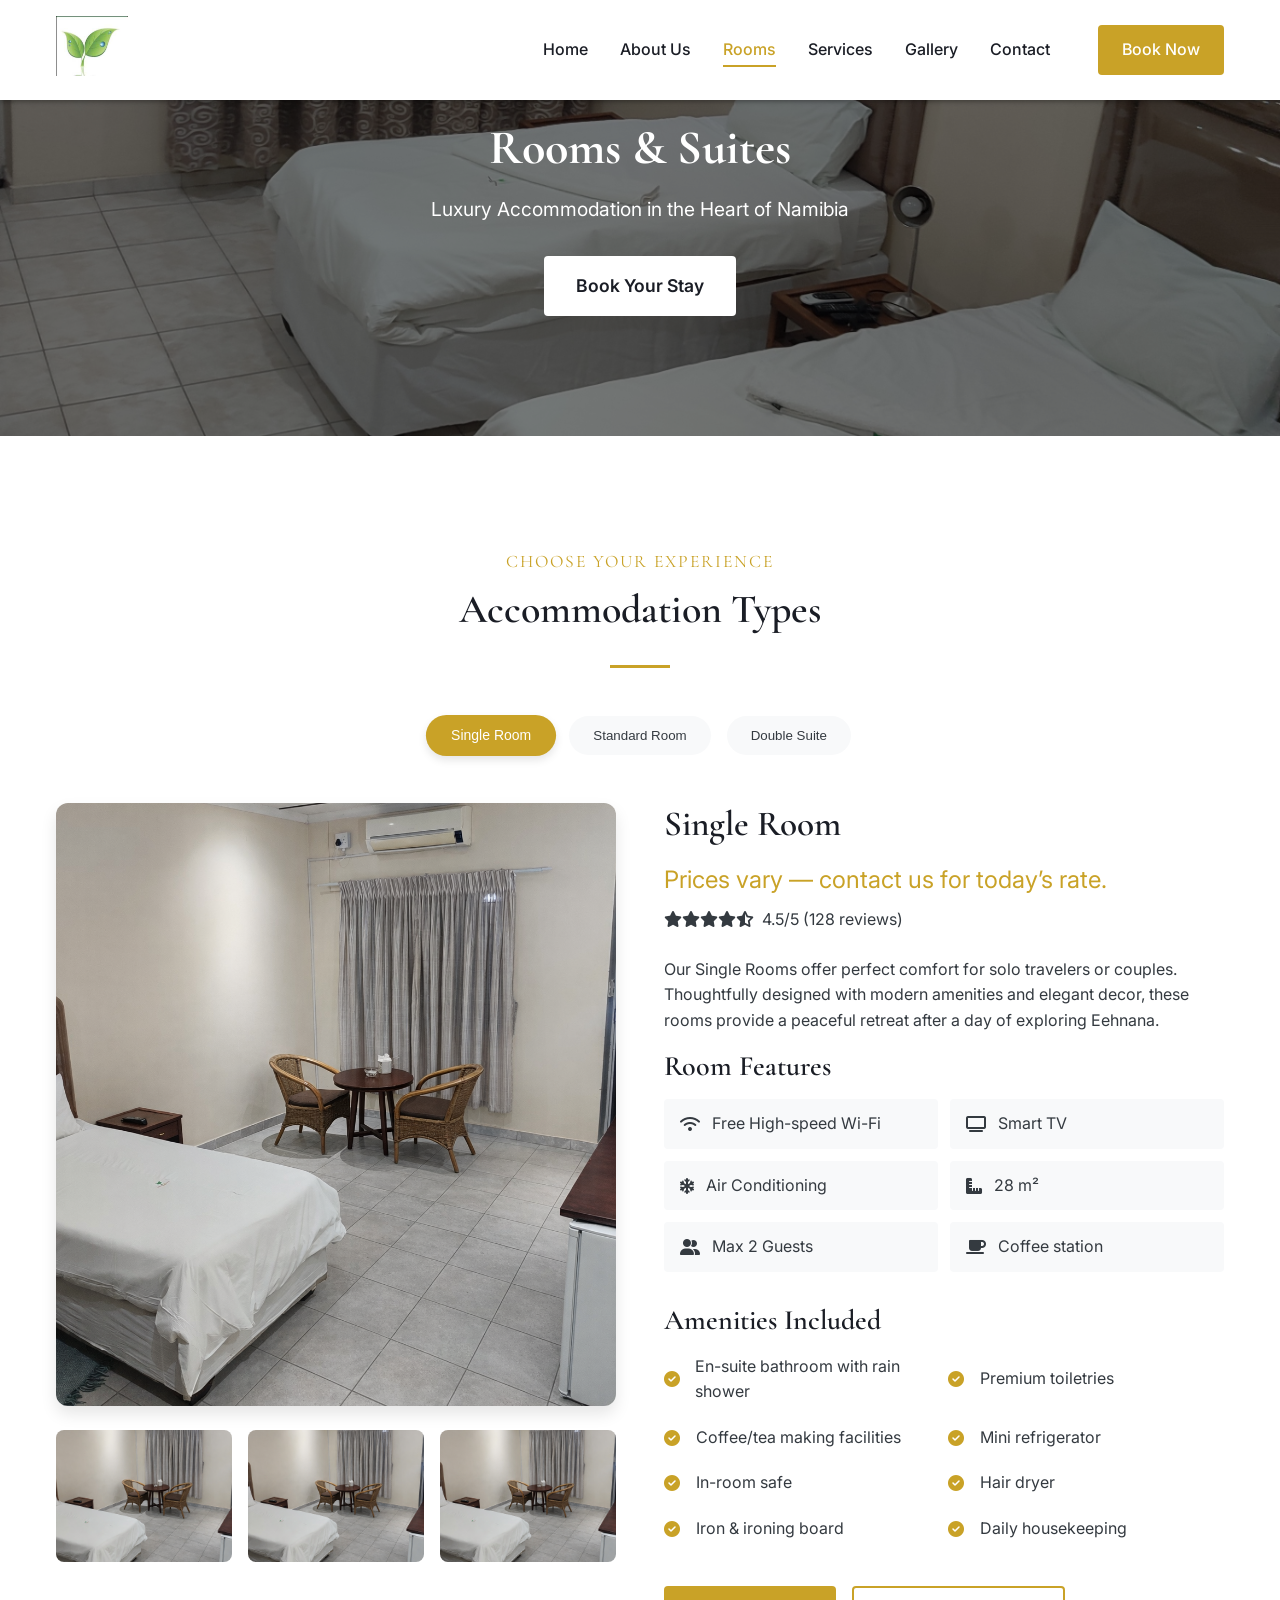
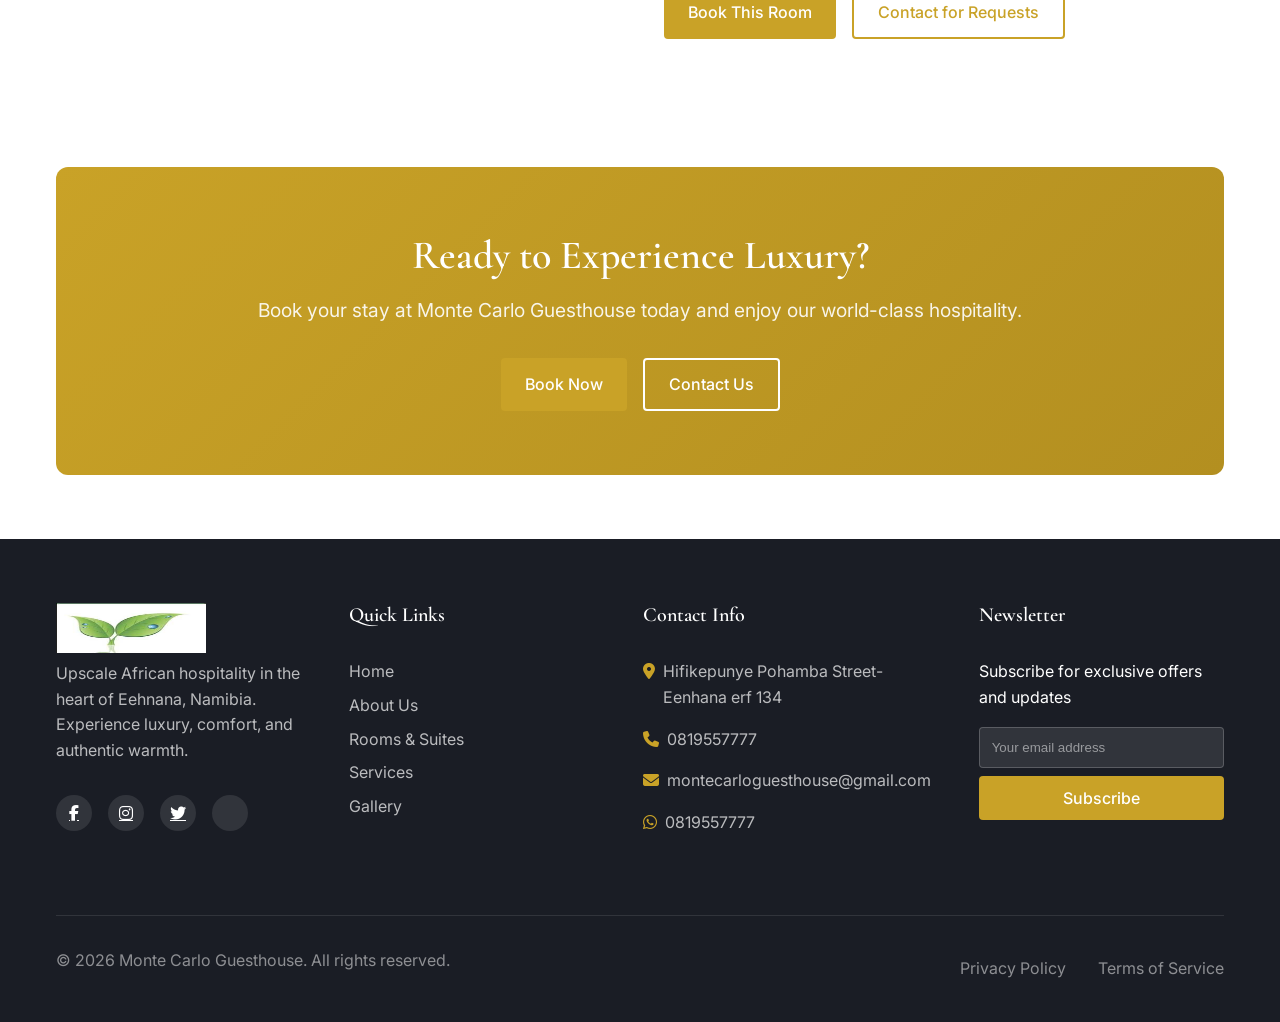
<file: rooms.html>
﻿<!DOCTYPE html>
<html lang="en">
<head>
  <meta charset="UTF-8">
  <meta name="viewport" content="width=device-width, initial-scale=1.0">
  <title>Rooms & Suites - Monte Carlo Guesthouse | Luxury Accommodation</title>
  <meta name="description" content="Explore our luxurious rooms and suites at Monte Carlo Guesthouse. Single, Standard, and Double accommodations with premium amenities.">
  
  <!-- Global Styles & Fonts -->
  <link rel="stylesheet" href="css/style.css">
  <link rel="stylesheet" href="css/rooms.css">
  <link rel="preconnect" href="https://fonts.googleapis.com">
  <link rel="preconnect" href="https://fonts.gstatic.com" crossorigin>
  <link href="https://fonts.googleapis.com/css2?family=Cormorant+Garamond:wght@400;500;600;700&family=Inter:wght@300;400;500;600&display=swap" rel="stylesheet">
  <link rel="stylesheet" href="https://cdnjs.cloudflare.com/ajax/libs/font-awesome/6.4.0/css/all.min.css">
  <link rel="icon" type="image/jpeg" href="assets/images/logo/monte-carlo-logo.jpg">
</head>
<body>

<a href="#main-content" class="skip-link">Skip to main content</a>

<!-- Header (identical to index.html) -->
<header class="main-header">
  <div class="container">
    <nav class="navbar">
      <a href="index.html" class="logo">
        <img src="assets/images/logo/monte-carlo-logo.jpg" alt="Monte Carlo Guesthouse Logo" width="180" height="60">
      </a>
      <button class="menu-toggle" aria-label="Toggle navigation menu" aria-expanded="false">
        <span class="menu-icon"></span>
      </button>
      <ul class="nav-menu">
        <li class="nav-item"><a href="index.html" class="nav-link">Home</a></li>
        <li class="nav-item"><a href="about.html" class="nav-link">About Us</a></li>
        <li class="nav-item"><a href="rooms.html" class="nav-link active">Rooms</a></li>
        <li class="nav-item"><a href="services.html" class="nav-link">Services</a></li>
        <li class="nav-item"><a href="gallery.html" class="nav-link">Gallery</a></li>
        <li class="nav-item"><a href="contact.html" class="nav-link">Contact</a></li>
        <li class="nav-item cta-button"><a href="bookings.html" class="btn btn-primary">Book Now</a></li>
      </ul>
    </nav>
  </div>
</header>

<main id="main-content">

    <!-- Static Hero -->
    <section class="services-hero" style="background-image: url('assets/images/lookout/DOUBLE ROOM  DIFF PESOECTIVE.jpg');">
      <div class="overlay"></div>
      <div class="container">
        <h1>Rooms & Suites</h1>
        <p>Luxury Accommodation in the Heart of Namibia</p>
        <a href="bookings.html" class="btn btn-hero">Book Your Stay</a>
      </div>
    </section>

  <!-- Rooms Section -->
  <section class="section-padding">
    <div class="container">
      <div class="section-header">
        <span class="section-subtitle">Choose Your Experience</span>
        <h2 class="section-title">Accommodation Types</h2>
        <div class="divider"></div>
      </div>

      <!-- Tab Buttons -->
      <div class="rooms-tabs">
        <button class="room-tab-btn active" data-room="standard">Single Room</button>
        <button class="room-tab-btn" data-room="deluxe">Standard Room</button>
        <button class="room-tab-btn" data-room="executive">Double Suite</button>
      </div>

      <!-- STANDARD ROOM (Single) -->
      <div id="room-standard" class="room-detail-grid active-room">
        <div class="room-images">
          <div class="image-frame">
            <img id="standard-main" src="assets/images/lookout/single room important.png" alt="Single Room main view">
          </div>
          <div class="thumbnails-grid">
            <button class="thumbnail-btn active" data-target="standard-main" data-img="assets/images/rooms/single/single-main.jpg">
              <img src="assets/images/lookout/single room important.png" alt="Thumbnail 1">
            </button>
            <button class="thumbnail-btn" data-target="standard-main" data-img="assets/images/rooms/single/single-2.jpg">
              <img src="assets/images/lookout/single room important.png" alt="Thumbnail 2">
            </button>
            <button class="thumbnail-btn" data-target="standard-main" data-img="assets/images/rooms/single/single-3.jpg">
              <img src="assets/images/lookout/single room important.png" alt="Thumbnail 3">
            </button>
          </div>
        </div>
        <div class="room-info">
          <div class="room-header">
            <h2>Single Room</h2>
            <div class="room-price">Prices vary — contact us for today’s rate.</div>
            <div class="room-rating">
              <div><i class="fas fa-star"></i><i class="fas fa-star"></i><i class="fas fa-star"></i><i class="fas fa-star"></i><i class="fas fa-star-half-alt"></i></div>
              <span>4.5/5 (128 reviews)</span>
            </div>
          </div>
          <p>Our Single Rooms offer perfect comfort for solo travelers or couples. Thoughtfully designed with modern amenities and elegant decor, these rooms provide a peaceful retreat after a day of exploring Eehnana.</p>
          <div>
            <h3>Room Features</h3>
            <div class="features-grid">
              <div class="feature-item"><i class="fas fa-wifi"></i> Free High-speed Wi-Fi</div>
              <div class="feature-item"><i class="fas fa-tv"></i> Smart TV</div>
              <div class="feature-item"><i class="fas fa-snowflake"></i> Air Conditioning</div>
              <div class="feature-item"><i class="fas fa-ruler-combined"></i> 28 m²</div>
              <div class="feature-item"><i class="fas fa-user-friends"></i> Max 2 Guests</div>
              <div class="feature-item"><i class="fas fa-coffee"></i> Coffee station</div>
            </div>
          </div>
          <div>
            <h3>Amenities Included</h3>
            <div class="amenities-grid">
              <div class="amenity-item"><i class="fas fa-check-circle"></i> En-suite bathroom with rain shower</div>
              <div class="amenity-item"><i class="fas fa-check-circle"></i> Premium toiletries</div>
              <div class="amenity-item"><i class="fas fa-check-circle"></i> Coffee/tea making facilities</div>
              <div class="amenity-item"><i class="fas fa-check-circle"></i> Mini refrigerator</div>
              <div class="amenity-item"><i class="fas fa-check-circle"></i> In-room safe</div>
              <div class="amenity-item"><i class="fas fa-check-circle"></i> Hair dryer</div>
              <div class="amenity-item"><i class="fas fa-check-circle"></i> Iron & ironing board</div>
              <div class="amenity-item"><i class="fas fa-check-circle"></i> Daily housekeeping</div>
            </div>
          </div>
          <div class="room-actions">
            <a href="bookings.html?room=standard" class="btn btn-primary">Book This Room</a>
            <a href="contact.html" class="btn btn-outline">Contact for Requests</a>
          </div>
        </div>
      </div>

      <!-- DELUXE ROOM (Standard) -->
      <div id="room-deluxe" class="room-detail-grid">
        <div class="room-images">
          <div class="image-frame">
            <img id="deluxe-main" src="assets/images/lookout/STANDARD.jpg" alt="Standard Room main view">
          </div>
          <div class="thumbnails-grid">
            <button class="thumbnail-btn active" data-target="deluxe-main" data-img="assets/images/rooms/standard/standard-main.jpg">
              <img src="assets/images/lookout/STANDARD.jpg" alt="Thumbnail 1">
            </button>
            <button class="thumbnail-btn" data-target="deluxe-main" data-img="assets/images/rooms/standard/standard-2.jpg">
              <img src="assets/images/lookout/STANDARD.jpg" alt="Thumbnail 2">
            </button>
            <button class="thumbnail-btn" data-target="deluxe-main" data-img="assets/images/rooms/standard/standard-3.jpg">
              <img src="assets/images/lookout/STANDARD.jpg" alt="Thumbnail 3">
            </button>
          </div>
        </div>
        <div class="room-info">
          <div class="room-header">
            <h2>Standard Room</h2>
            <div class="room-price">Prices vary — contact us for today’s rate.</div>
            <div class="room-rating">
              <div><i class="fas fa-star"></i><i class="fas fa-star"></i><i class="fas fa-star"></i><i class="fas fa-star"></i><i class="fas fa-star"></i></div>
              <span>5.0/5 (89 reviews)</span>
            </div>
          </div>
          <p>Our most popular option, the Standard Room offers enhanced space and amenities. Featuring a private balcony or patio with garden views, these rooms are perfect for those seeking additional comfort and relaxation space.</p>
          <div>
            <h3>Room Features</h3>
            <div class="features-grid">
              <div class="feature-item"><i class="fas fa-wifi"></i> Free High-speed Wi-Fi</div>
              <div class="feature-item"><i class="fas fa-tv"></i> Smart TV + Netflix</div>
              <div class="feature-item"><i class="fas fa-snowflake"></i> Air Conditioning</div>
              <div class="feature-item"><i class="fas fa-ruler-combined"></i> 35 m²</div>
              <div class="feature-item"><i class="fas fa-user-friends"></i> Max 2 Guests</div>
              <div class="feature-item"><i class="fas fa-mug-hot"></i> Nespresso Machine</div>
            </div>
          </div>
          <div>
            <h3>Amenities Included</h3>
            <div class="amenities-grid">
              <div class="amenity-item"><i class="fas fa-check-circle"></i> Luxury bathroom with bathtub</div>
              <div class="amenity-item"><i class="fas fa-check-circle"></i> Premium toiletries & bathrobes</div>
              <div class="amenity-item"><i class="fas fa-check-circle"></i> Nespresso coffee machine</div>
              <div class="amenity-item"><i class="fas fa-check-circle"></i> Mini bar (complimentary items)</div>
              <div class="amenity-item"><i class="fas fa-check-circle"></i> In-room safe (laptop size)</div>
              <div class="amenity-item"><i class="fas fa-check-circle"></i> Professional hair dryer</div>
              <div class="amenity-item"><i class="fas fa-check-circle"></i> Iron & ironing board</div>
              <div class="amenity-item"><i class="fas fa-check-circle"></i> Twice-daily housekeeping</div>
            </div>
          </div>
          <div class="room-actions">
            <a href="bookings.html?room=deluxe" class="btn btn-primary">Book This Room</a>
            <a href="contact.html" class="btn btn-outline">Contact for Requests</a>
          </div>
        </div>
      </div>

      <!-- EXECUTIVE ROOM (Double Suite) -->
      <div id="room-executive" class="room-detail-grid">
        <div class="room-images">
          <div class="image-frame">
            <img id="executive-main" src="assets/images/lookout//DOUBLE ROOM 2.jpg" alt="Double Suite main view">
          </div>
          <div class="thumbnails-grid">
            <button class="thumbnail-btn active" data-target="executive-main" data-img="assets/images/lookout/single room important.png">
              <img src="assets/images/lookout//DOUBLE ROOM 2.jpg" alt="Thumbnail 1">
            </button>
            <button class="thumbnail-btn" data-target="executive-main" data-img="assets/images/rooms/suite/suite-2.jpg">
              <img src="assets/images/lookout//DOUBLE ROOM 2.jpg" alt="Thumbnail 2">
            </button>
            <button class="thumbnail-btn" data-target="executive-main" data-img="assets/images/rooms/suite/suite-3.jpg">
              <img src="assets/images/lookout/DOUBLE ROOM 2.jpg" alt="Thumbnail 3">
            </button>
          </div>
        </div>
        <div class="room-info">
          <div class="room-header">
            <h2>Double Suite</h2>
            <div class="room-price">Prices vary — contact us for today’s rate.</div>
            <div class="room-rating">
              <div><i class="fas fa-star"></i><i class="fas fa-star"></i><i class="fas fa-star"></i><i class="fas fa-star"></i><i class="fas fa-star"></i></div>
              <span>5.0/5 (45 reviews)</span>
            </div>
          </div>
          <p>The ultimate luxury experience. Our Double Suite features separate living and sleeping areas, premium furnishings, and exclusive amenities. Perfect for business travelers, special occasions, or those seeking the finest accommodations.</p>
          <div>
            <h3>Room Features</h3>
            <div class="features-grid">
              <div class="feature-item"><i class="fas fa-wifi"></i> Premium Wi-Fi + Workspace</div>
              <div class="feature-item"><i class="fas fa-tv"></i> Two Smart TVs</div>
              <div class="feature-item"><i class="fas fa-snowflake"></i> Air Conditioning</div>
              <div class="feature-item"><i class="fas fa-ruler-combined"></i> 55 m²</div>
              <div class="feature-item"><i class="fas fa-user-friends"></i> Max 3 Guests</div>
              <div class="feature-item"><i class="fas fa-mug-hot"></i> Premium Coffee Selection</div>
            </div>
          </div>
          <div>
            <h3>Amenities Included</h3>
            <div class="amenities-grid">
              <div class="amenity-item"><i class="fas fa-check-circle"></i> Separate living area</div>
              <div class="amenity-item"><i class="fas fa-check-circle"></i> Luxury bathroom with jacuzzi</div>
              <div class="amenity-item"><i class="fas fa-check-circle"></i> Premium toiletries & bathrobes</div>
              <div class="amenity-item"><i class="fas fa-check-circle"></i> Nespresso machine & tea selection</div>
              <div class="amenity-item"><i class="fas fa-check-circle"></i> Fully stocked mini bar</div>
              <div class="amenity-item"><i class="fas fa-check-circle"></i> In-room safe (laptop size)</div>
              <div class="amenity-item"><i class="fas fa-check-circle"></i> Personal butler service available</div>
              <div class="amenity-item"><i class="fas fa-check-circle"></i> Complimentary airport transfers</div>
            </div>
          </div>
          <div class="room-actions">
            <a href="bookings.html?room=executive" class="btn btn-primary">Book This Room</a>
            <a href="contact.html" class="btn btn-outline">Contact for Requests</a>
          </div>
        </div>
      </div>
    </div>
  </section>


  <!-- Booking CTA -->
  <section class="section-padding">
    <div class="container">
      <div class="cta-box">
        <h2>Ready to Experience Luxury?</h2>
        <p>Book your stay at Monte Carlo Guesthouse today and enjoy our world-class hospitality.</p>
        <div class="cta-buttons">
          <a href="bookings.html" class="btn btn-primary">Book Now</a>
          <a href="contact.html" class="btn btn-outline-white">Contact Us</a>
        </div>
      </div>
    </div>
  </section>
</main>

<!-- Footer (same as index) -->
<footer class="main-footer">
  <div class="container">
    <div class="footer-grid">
      <div class="footer-col">
        <a href="index.html" class="footer-logo"><img src="assets/images/logo/monte-carlo-logo.jpg" alt="Logo" width="150" height="50"></a>
        <p class="footer-description">Upscale African hospitality in the heart of Eehnana, Namibia. Experience luxury, comfort, and authentic warmth.</p>
        <div class="social-links">
          <a href="https://www.facebook.com/share/1ZvoL6nKzv/" aria-label="Facebook"><i class="fab fa-facebook-f"></i></a>
          <a href="#" aria-label="Instagram"><i class="fab fa-instagram"></i></a>
          <a href="#" aria-label="Twitter"><i class="fab fa-twitter"></i></a>
          <a href="https://www.tripadvisor.com/Hotel_Review-g1730599-d3825885-Reviews-Monte_Carlo_Guest_House-Oshakati_Oshana_Region.html" aria-label="TripAdvisor"><i class="fab fa-tripadvisor"></i></a>
        </div>
      </div>
      <div class="footer-col"><h3>Quick Links</h3><ul class="footer-links"><li><a href="index.html">Home</a></li><li><a href="about.html">About Us</a></li><li><a href="rooms.html">Rooms & Suites</a></li><li><a href="services.html">Services</a></li><li><a href="gallery.html">Gallery</a></li></ul></div>
      <div class="footer-col"><h3>Contact Info</h3><ul class="footer-contact"><li><i class="fas fa-map-marker-alt"></i> Hifikepunye Pohamba Street-Eenhana erf 134</li><li><i class="fas fa-phone"></i> 0819557777</li><li><i class="fas fa-envelope"></i> montecarloguesthouse@gmail.com</li><li><i class="fab fa-whatsapp"></i> 0819557777</li></ul></div>
      <div class="footer-col"><h3>Newsletter</h3><p>Subscribe for exclusive offers and updates</p><form class="newsletter-form"><input type="email" placeholder="Your email address" required><button type="submit" class="btn btn-primary">Subscribe</button></form></div>
    </div>
    <div class="footer-bottom"><p>&copy; <span id="current-year"></span> Monte Carlo Guesthouse. All rights reserved.</p><div class="footer-legal"><a href="privacy.html">Privacy Policy</a><a href="terms.html">Terms of Service</a></div></div>
  </div>
</footer>

<!-- Global JS (main.js handles mobile menu, newsletter, year) -->
<script src="js/main.js" defer></script>

<!-- Inline rooms JS (no external file) -->
<script>
  (function() {
    // Wait for DOM to be ready
    function initRooms() {
      // Tab switching
      const tabs = document.querySelectorAll('.room-tab-btn');
      const rooms = {
        standard: document.getElementById('room-standard'),
        deluxe: document.getElementById('room-deluxe'),
        executive: document.getElementById('room-executive')
      };

      function showRoom(roomId) {
        // Hide all rooms
        Object.values(rooms).forEach(room => {
          if (room) room.classList.remove('active-room');
        });
        // Show selected room
        if (rooms[roomId]) rooms[roomId].classList.add('active-room');
        // Update active tab button
        tabs.forEach(btn => {
          if (btn.getAttribute('data-room') === roomId) {
            btn.classList.add('active');
          } else {
            btn.classList.remove('active');
          }
        });
        // Update URL hash without jumping
        history.pushState(null, '', '#' + roomId);
      }

      // Set initial room from hash or default
      let hash = window.location.hash.replace('#', '');
      let initialRoom = 'standard';
      if (hash && rooms[hash]) initialRoom = hash;
      showRoom(initialRoom);

      // Add click listeners to tabs
      tabs.forEach(btn => {
        btn.addEventListener('click', function(e) {
          const roomId = this.getAttribute('data-room');
          if (roomId && rooms[roomId]) showRoom(roomId);
        });
      });

      // Listen for browser back/forward
      window.addEventListener('hashchange', function() {
        let newHash = window.location.hash.replace('#', '');
        if (newHash && rooms[newHash]) showRoom(newHash);
      });

      // Thumbnail switching (for all rooms)
      const thumbnails = document.querySelectorAll('.thumbnail-btn');
      thumbnails.forEach(btn => {
        btn.addEventListener('click', function(e) {
          const targetId = this.getAttribute('data-target');
          const newImgSrc = this.getAttribute('data-img');
          const targetImg = document.getElementById(targetId);
          if (targetImg && newImgSrc) {
            targetImg.src = newImgSrc;
            // Update active class on thumbnails within the same group
            const parentGrid = this.closest('.thumbnails-grid');
            if (parentGrid) {
              parentGrid.querySelectorAll('.thumbnail-btn').forEach(thumb => thumb.classList.remove('active'));
              this.classList.add('active');
            }
          }
        });
      });
    }

    if (document.readyState === 'loading') {
      document.addEventListener('DOMContentLoaded', initRooms);
    } else {
      initRooms();
    }
  })();
</script>
</body>
</html>
</file>
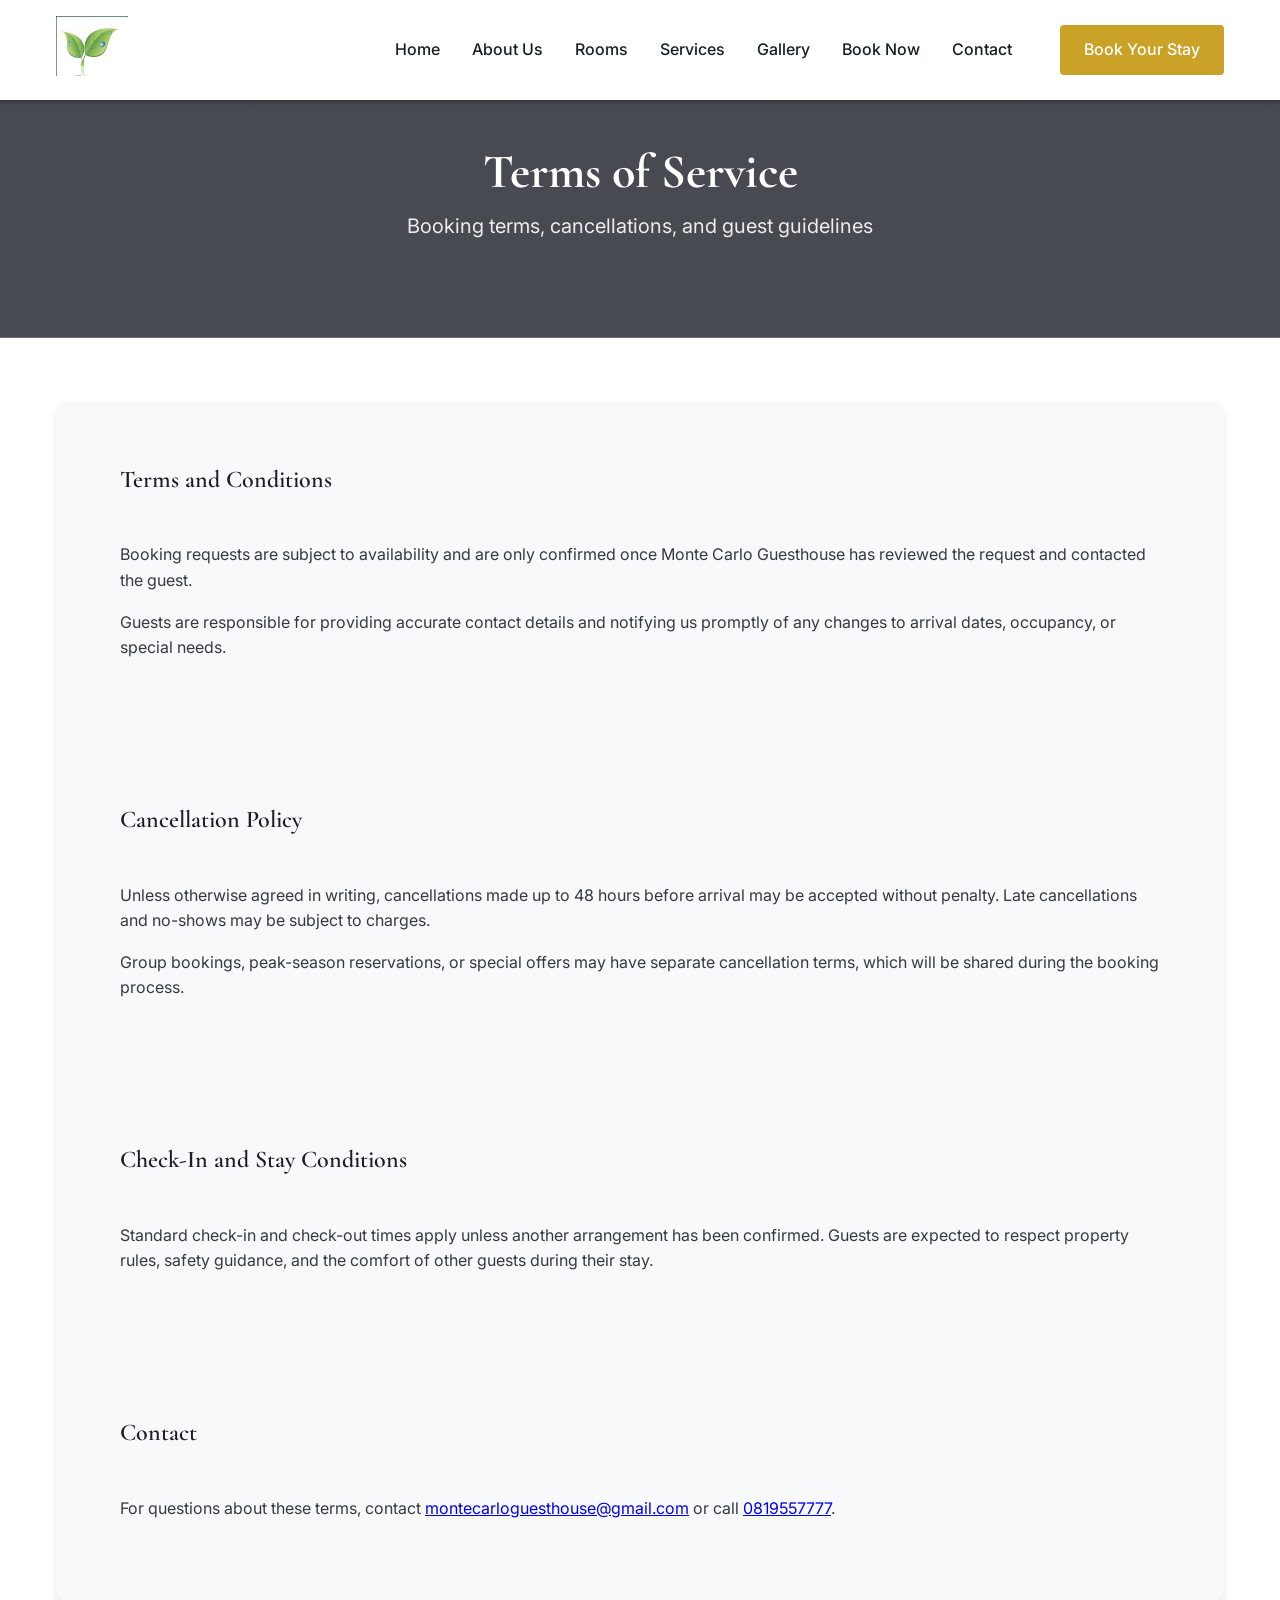
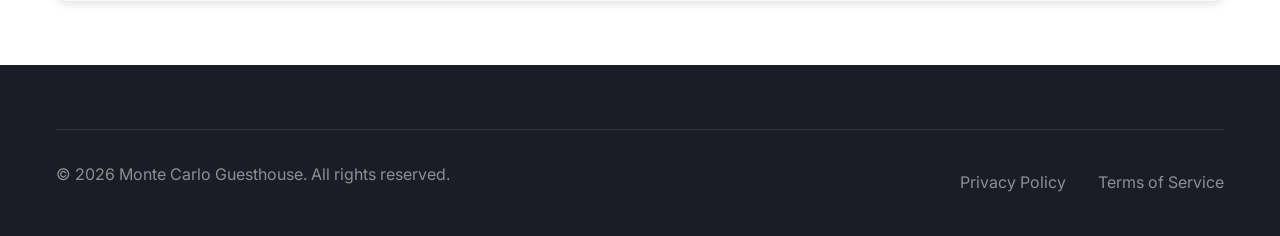
<file: terms.html>
<!DOCTYPE html>
<html lang="en">
  <head>
    <meta charset="UTF-8" />
    <meta name="viewport" content="width=device-width, initial-scale=1.0" />
    <title>Terms of Service - Monte Carlo Guesthouse</title>
    <meta
      name="description"
      content="Review the booking terms, cancellation policy, and guest responsibilities for Monte Carlo Guesthouse."
    />
    <link rel="stylesheet" href="css/style.css" />
    <link rel="preconnect" href="https://fonts.googleapis.com" />
    <link rel="preconnect" href="https://fonts.gstatic.com" crossorigin />
    <link
      href="https://fonts.googleapis.com/css2?family=Cormorant+Garamond:wght@400;500;600;700&family=Inter:wght@300;400;500;600&display=swap"
      rel="stylesheet"
    />
    <link
      rel="stylesheet"
      href="https://cdnjs.cloudflare.com/ajax/libs/font-awesome/6.4.0/css/all.min.css"
    />
    <link
      rel="icon"
      type="image/jpeg"
      href="assets/images/logo/monte-carlo-logo.jpg"
    />
  </head>
  <body>
    <a href="#main-content" class="skip-link">Skip to main content</a>

    <header class="main-header">
      <div class="container">
        <nav class="navbar">
          <a href="index.html" class="logo">
            <img
              src="assets/images/logo/monte-carlo-logo.jpg"
              alt="Monte Carlo Guesthouse Logo"
              width="180"
              height="60"
            />
          </a>

          <button
            class="menu-toggle"
            aria-label="Toggle navigation menu"
            aria-expanded="false"
          >
            <span class="menu-icon"></span>
          </button>

          <ul class="nav-menu">
            <li class="nav-item"><a href="index.html" class="nav-link">Home</a></li>
            <li class="nav-item"><a href="about.html" class="nav-link">About Us</a></li>
            <li class="nav-item"><a href="rooms.html" class="nav-link">Rooms</a></li>
            <li class="nav-item"><a href="services.html" class="nav-link">Services</a></li>
            <li class="nav-item"><a href="gallery.html" class="nav-link">Gallery</a></li>
            <li class="nav-item"><a href="bookings.html" class="nav-link">Book Now</a></li>
            <li class="nav-item"><a href="contact.html" class="nav-link">Contact</a></li>
            <li class="nav-item cta-button">
              <a href="bookings.html" class="btn btn-primary">Book Your Stay</a>
            </li>
          </ul>
        </nav>
      </div>
    </header>

    <section class="page-header">
      <div class="container">
        <h1 class="page-title">Terms of Service</h1>
        <p class="page-subtitle">Booking terms, cancellations, and guest guidelines</p>
      </div>
    </section>

    <main id="main-content" class="section-padding">
      <div class="container">
        <div class="booking-form-wrapper">
          <section class="form-section" id="terms-and-conditions">
            <h2 class="form-title">Terms and Conditions</h2>
            <p>
              Booking requests are subject to availability and are only confirmed once
              Monte Carlo Guesthouse has reviewed the request and contacted the guest.
            </p>
            <p>
              Guests are responsible for providing accurate contact details and notifying
              us promptly of any changes to arrival dates, occupancy, or special needs.
            </p>
          </section>

          <section class="form-section" id="cancellation-policy">
            <h2 class="form-title">Cancellation Policy</h2>
            <p>
              Unless otherwise agreed in writing, cancellations made up to 48 hours before
              arrival may be accepted without penalty. Late cancellations and no-shows may
              be subject to charges.
            </p>
            <p>
              Group bookings, peak-season reservations, or special offers may have separate
              cancellation terms, which will be shared during the booking process.
            </p>
          </section>

          <section class="form-section">
            <h2 class="form-title">Check-In and Stay Conditions</h2>
            <p>
              Standard check-in and check-out times apply unless another arrangement has
              been confirmed. Guests are expected to respect property rules, safety
              guidance, and the comfort of other guests during their stay.
            </p>
          </section>

          <section class="form-section">
            <h2 class="form-title">Contact</h2>
            <p>
              For questions about these terms, contact
              <a href="mailto:montecarloguesthouse@gmail.com">montecarloguesthouse@gmail.com</a>
              or call <a href="tel:0819557777">0819557777</a>.
            </p>
          </section>
        </div>
      </div>
    </main>

    <footer class="main-footer">
      <div class="container">
        <div class="footer-bottom">
          <p>&copy; <span id="current-year"></span> Monte Carlo Guesthouse. All rights reserved.</p>
          <div class="footer-legal">
            <a href="privacy.html">Privacy Policy</a>
            <a href="terms.html">Terms of Service</a>
          </div>
        </div>
      </div>
    </footer>

    <script src="js/main.js" defer></script>
  </body>
</html>
</file>
<file: css/style.css>
﻿/* ============================================
   MONTE CARLO GUESTHOUSE - MAIN STYLESHEET
   Cleaned & Deduplicated (rooms.css kept separate)
   ============================================ */

:root {
    --gold: #C9A227;
    --gold-light: #D4B34A;
    --gold-dark: #B38F20;
    --navy: #1A1D25;
    --navy-light: #2A2D35;
    --white: #FFFFFF;
    --beige: #F5F5DC;
    --beige-light: #FAFAF0;
    --gray-light: #F8F9FA;
    --gray: #6C757D;
    --gray-dark: #343A40;
    --success: #28A745;
    --danger: #DC3545;
    --warning: #FFC107;
    --info: #17A2B8;
    --font-serif: 'Cormorant Garamond', Georgia, serif;
    --font-sans: 'Inter', -apple-system, BlinkMacSystemFont, 'Segoe UI', Roboto, sans-serif;
    --space-xs: 0.5rem;
    --space-sm: 1rem;
    --space-md: 2rem;
    --space-lg: 3rem;
    --space-xl: 4rem;
    --radius-sm: 4px;
    --radius-md: 8px;
    --radius-lg: 12px;
    --radius-xl: 16px;
    --shadow-sm: 0 2px 4px rgba(0,0,0,0.1);
    --shadow-md: 0 4px 8px rgba(0,0,0,0.1);
    --shadow-lg: 0 8px 16px rgba(0,0,0,0.1);
    --shadow-xl: 0 12px 24px rgba(0,0,0,0.1);
    --transition-fast: 0.2s ease;
    --transition-normal: 0.3s ease;
    --transition-slow: 0.5s ease;
}

* {
    margin: 0;
    padding: 0;
    box-sizing: border-box;
}

html {
    scroll-behavior: smooth;
}

body {
    font-family: var(--font-sans);
    line-height: 1.6;
    color: var(--gray-dark);
    background-color: var(--white);
    overflow-x: hidden;
}

.container {
    width: 100%;
    max-width: 1200px;
    margin: 0 auto;
    padding: 0 var(--space-sm);
}

.skip-link {
    position: absolute;
    top: -40px;
    left: 0;
    background: var(--gold);
    color: var(--white);
    padding: var(--space-xs) var(--space-sm);
    text-decoration: none;
    z-index: 1000;
    transition: top var(--transition-fast);
}
.skip-link:focus {
    top: 0;
}

.sr-only {
    position: absolute;
    width: 1px;
    height: 1px;
    padding: 0;
    margin: -1px;
    overflow: hidden;
    clip: rect(0,0,0,0);
    white-space: nowrap;
    border: 0;
}

h1, h2, h3, h4, h5, h6 {
    font-family: var(--font-serif);
    font-weight: 600;
    line-height: 1.2;
    margin-bottom: var(--space-sm);
    color: var(--navy);
}
h1 { font-size: 3.5rem; font-weight: 700; }
h2 { font-size: 2.5rem; }
h3 { font-size: 1.75rem; }
p { margin-bottom: var(--space-sm); }
.lead-text {
    font-size: 1.25rem;
    font-weight: 300;
    color: var(--gray);
}

.section-padding {
    padding: var(--space-xl) 0;
}
.section-header {
    text-align: center;
    margin-bottom: var(--space-lg);
}
.section-header.left-align {
    text-align: left;
}
.section-subtitle {
    display: block;
    font-family: var(--font-serif);
    font-size: 1.1rem;
    color: var(--gold);
    text-transform: uppercase;
    letter-spacing: 2px;
    margin-bottom: var(--space-xs);
}
.section-title {
    font-size: 2.5rem;
    margin-bottom: var(--space-sm);
}
.section-description {
    max-width: 600px;
    margin: 0 auto;
    color: var(--gray);
}
.divider {
    width: 60px;
    height: 3px;
    background: var(--gold);
    margin: var(--space-md) auto;
}
.divider.left {
    margin-left: 0;
}
.bg-light {
    background-color: var(--gray-light);
}
.text-center {
    text-align: center;
}

/* Buttons */
.btn {
    display: inline-flex;
    align-items: center;
    justify-content: center;
    gap: var(--space-xs);
    padding: 0.75rem 1.5rem;
    font-family: var(--font-sans);
    font-weight: 500;
    font-size: 1rem;
    text-decoration: none;
    border: none;
    border-radius: var(--radius-sm);
    cursor: pointer;
    transition: all var(--transition-normal);
    text-align: center;
    white-space: nowrap;
}
.btn-primary {
    background-color: var(--gold);
    color: var(--white);
}
.btn-primary:hover {
    background-color: var(--gold-dark);
    transform: translateY(-2px);
    box-shadow: var(--shadow-md);
}
.btn-secondary {
    background-color: var(--navy);
    color: var(--white);
}
.btn-secondary:hover {
    background-color: var(--navy-light);
    transform: translateY(-2px);
    box-shadow: var(--shadow-md);
}
.btn-outline {
    background-color: transparent;
    color: var(--gold);
    border: 2px solid var(--gold);
}
.btn-outline:hover {
    background-color: var(--gold);
    color: var(--white);
    transform: translateY(-2px);
}
.btn-outline-white {
    background-color: transparent;
    color: var(--white);
    border: 2px solid var(--white);
}
.btn-outline-white:hover {
    background-color: var(--white);
    color: var(--navy);
}
.btn-hero {
    background-color: var(--white);
    color: var(--navy);
    padding: 1rem 2rem;
    font-size: 1.1rem;
    font-weight: 600;
}
.btn-hero:hover {
    background-color: var(--gold);
    color: var(--white);
    transform: translateY(-2px);
    box-shadow: var(--shadow-lg);
}
.btn-whatsapp {
    background-color: #25D366;
    color: var(--white);
    margin-top: var(--space-sm);
}
.btn-whatsapp:hover {
    background-color: #128C7E;
    transform: translateY(-2px);
}
.btn-emergency {
    background-color: var(--danger);
    color: var(--white);
    font-weight: 600;
}
.btn-emergency:hover {
    background-color: #BD2130;
    transform: translateY(-2px);
}
.btn-lg {
    padding: 1rem 2rem;
    font-size: 1.1rem;
}
.btn-link {
    display: inline-flex;
    align-items: center;
    gap: var(--space-xs);
    color: var(--gold);
    text-decoration: none;
    font-weight: 500;
    transition: color var(--transition-fast);
}
.btn-link:hover {
    color: var(--gold-dark);
}

/* Header & Navigation */
.main-header {
    position: fixed;
    top: 0;
    left: 0;
    width: 100%;
    background-color: var(--white);
    box-shadow: var(--shadow-sm);
    z-index: 1000;
    transition: all var(--transition-normal);
}
.main-header.scrolled {
    box-shadow: var(--shadow-md);
}
.navbar {
    display: flex;
    align-items: center;
    justify-content: space-between;
    padding: var(--space-sm) 0;
}
.logo img {
    height: 60px;
    width: auto;
}
.nav-menu {
    display: flex;
    align-items: center;
    gap: var(--space-md);
    list-style: none;
}
.nav-item .nav-link {
    font-family: var(--font-sans);
    font-weight: 500;
    color: var(--navy);
    text-decoration: none;
    padding: var(--space-xs) 0;
    position: relative;
    transition: color var(--transition-fast);
}
.nav-item .nav-link:hover {
    color: var(--gold);
}
.nav-item .nav-link.active {
    color: var(--gold);
}
.nav-item .nav-link.active::after {
    content: '';
    position: absolute;
    bottom: 0;
    left: 0;
    width: 100%;
    height: 2px;
    background-color: var(--gold);
}
.cta-button .btn {
    margin-left: var(--space-sm);
}

/* Mobile Menu Toggle */
.menu-toggle {
    display: none;
    background: none;
    border: none;
    cursor: pointer;
    padding: var(--space-xs);
    z-index: 1001;
}
.menu-icon {
    display: block;
    width: 24px;
    height: 2px;
    background-color: var(--navy);
    position: relative;
    transition: background-color var(--transition-fast);
}
.menu-icon::before,
.menu-icon::after {
    content: '';
    position: absolute;
    width: 24px;
    height: 2px;
    background-color: var(--navy);
    transition: transform var(--transition-normal);
}
.menu-icon::before { top: -6px; }
.menu-icon::after { bottom: -6px; }
.menu-toggle.active .menu-icon {
    background-color: transparent;
}
.menu-toggle.active .menu-icon::before {
    transform: rotate(45deg) translate(5px, 5px);
}
.menu-toggle.active .menu-icon::after {
    transform: rotate(-45deg) translate(7px, -6px);
}

/* Hero Section */
.hero-section {
    height: 100vh;
    min-height: 600px;
    position: relative;
    overflow: hidden;
    margin-top: 80px;
}
.hero-slider {
    position: relative;
    height: 100%;
}
.hero-slide {
    position: absolute;
    top: 0;
    left: 0;
    width: 100%;
    height: 100%;
    opacity: 0;
    transition: opacity var(--transition-slow);
}
.hero-slide.active {
    opacity: 1;
}
.hero-image {
    position: absolute;
    top: 0;
    left: 0;
    width: 100%;
    height: 100%;
    background-size: cover;
    background-position: center;
    z-index: 1;
}
.hero-overlay {
    position: absolute;
    top: 0;
    left: 0;
    width: 100%;
    height: 100%;
    background: linear-gradient(to right, rgba(26,29,37,0.8) 0%, rgba(26,29,37,0.4) 100%);
    z-index: 2;
}
.hero-content {
    position: relative;
    z-index: 3;
    height: 100%;
    display: flex;
    flex-direction: column;
    justify-content: center;
    align-items: flex-start;
    color: var(--white);
    padding: 0 var(--space-lg);
    max-width: 1200px;
    margin: 0 auto;
}
.hero-title {
    font-size: 4rem;
    color: var(--white);
    margin-bottom: var(--space-sm);
    opacity: 0;
    transform: translateY(20px);
    animation: fadeInUp 0.8s ease forwards 0.3s;
}
.hero-subtitle {
    font-size: 1.5rem;
    font-weight: 300;
    margin-bottom: var(--space-md);
    opacity: 0;
    transform: translateY(20px);
    animation: fadeInUp 0.8s ease forwards 0.6s;
}
.btn-hero {
    opacity: 0;
    transform: translateY(20px);
    animation: fadeInUp 0.8s ease forwards 0.9s;
}

/* Slider Controls */
.slider-prev,
.slider-next {
    position: absolute;
    top: 50%;
    transform: translateY(-50%);
    background: rgba(255,255,255,0.2);
    color: var(--white);
    border: none;
    width: 50px;
    height: 50px;
    border-radius: 50%;
    cursor: pointer;
    z-index: 4;
    transition: all var(--transition-normal);
    display: flex;
    align-items: center;
    justify-content: center;
}
.slider-prev { left: var(--space-md); }
.slider-next { right: var(--space-md); }
.slider-prev:hover,
.slider-next:hover {
    background: rgba(255,255,255,0.3);
}
.slider-dots {
    position: absolute;
    bottom: var(--space-lg);
    left: 0;
    width: 100%;
    display: flex;
    justify-content: center;
    gap: var(--space-xs);
    z-index: 4;
}
.dot {
    width: 12px;
    height: 12px;
    border-radius: 50%;
    background: rgba(255,255,255,0.5);
    border: none;
    cursor: pointer;
    transition: all var(--transition-normal);
}
.dot.active {
    background: var(--white);
    transform: scale(1.2);
}

/* Welcome Section */
.welcome-grid {
    display: grid;
    grid-template-columns: 1fr 1fr;
    gap: var(--space-xl);
    align-items: center;
}
.welcome-features {
    display: grid;
    grid-template-columns: repeat(2, 1fr);
    gap: var(--space-sm);
    margin: var(--space-md) 0;
}
.feature {
    display: flex;
    align-items: center;
    gap: var(--space-xs);
}
.feature i {
    color: var(--gold);
}
.image-frame {
    position: relative;
    overflow: hidden;
    border-radius: var(--radius-lg);
    box-shadow: var(--shadow-lg);
}
.image-frame img {
    width: 100%;
    height: auto;
    display: block;
    transition: transform var(--transition-slow);
}
.image-frame:hover img {
    transform: scale(1.05);
}
.image-frame.large {
    height: 500px;
}
.image-frame.large img {
    height: 100%;
    object-fit: cover;
}

/* Rooms Preview (generic, not rooms-specific) */
.rooms-grid {
    display: grid;
    grid-template-columns: repeat(auto-fit, minmax(300px, 1fr));
    gap: var(--space-lg);
    margin-top: var(--space-lg);
}
.room-card {
    background: var(--white);
    border-radius: var(--radius-lg);
    overflow: hidden;
    box-shadow: var(--shadow-md);
    transition: transform var(--transition-normal), box-shadow var(--transition-normal);
}
.room-card:hover {
    transform: translateY(-8px);
    box-shadow: var(--shadow-xl);
}
.room-card.featured {
    border: 2px solid var(--gold);
}
.room-badge {
    position: absolute;
    top: var(--space-sm);
    right: var(--space-sm);
    background: var(--gold);
    color: var(--white);
    padding: 0.25rem 0.75rem;
    border-radius: var(--radius-sm);
    font-size: 0.875rem;
    font-weight: 600;
    z-index: 2;
}
.room-image {
    height: 250px;
    overflow: hidden;
}
.room-image img {
    width: 100%;
    height: 100%;
    object-fit: cover;
    transition: transform var(--transition-slow);
}
.room-card:hover .room-image img {
    transform: scale(1.1);
}
.room-content {
    padding: var(--space-md);
}
.room-content h3 {
    margin-bottom: var(--space-xs);
}
.room-amenities {
    display: grid;
    grid-template-columns: repeat(2, 1fr);
    gap: var(--space-xs);
    margin: var(--space-sm) 0;
    list-style: none;
}
.room-amenities li {
    display: flex;
    align-items: center;
    gap: 0.5rem;
    font-size: 0.9rem;
    color: var(--gray);
}
.room-amenities li i {
    color: var(--gold);
}
.room-footer {
    margin-top: var(--space-md);
}
.mt-40 {
    margin-top: 2.5rem;
}

/* CTA Banner */
.cta-banner {
    background: linear-gradient(rgba(26,29,37,0.9), rgba(26,29,37,0.9)), url('https://images.unsplash.com/photo-1542314831-068cd1dbfeeb?ixlib=rb-4.0.3&auto=format&fit=crop&w=1600&q=80');
    background-size: cover;
    background-position: center;
    color: var(--white);
    padding: var(--space-xl) 0;
    text-align: center;
}
.cta-content h2 {
    color: var(--white);
    font-size: 2.5rem;
    margin-bottom: var(--space-sm);
}
.cta-content p {
    font-size: 1.25rem;
    margin-bottom: var(--space-md);
    opacity: 0.9;
}

/* Footer */
.main-footer {
    background-color: var(--navy);
    color: var(--white);
    padding: var(--space-xl) 0 0;
}
.footer-grid {
    display: grid;
    grid-template-columns: repeat(4, 1fr);
    gap: var(--space-lg);
    margin-bottom: var(--space-xl);
}
.footer-col h3 {
    color: var(--white);
    font-size: 1.25rem;
    margin-bottom: var(--space-md);
}
.footer-description {
    color: rgba(255,255,255,0.7);
    margin-bottom: var(--space-md);
}
.social-links {
    display: flex;
    gap: var(--space-sm);
}
.social-links a {
    display: flex;
    align-items: center;
    justify-content: center;
    width: 36px;
    height: 36px;
    background: rgba(255,255,255,0.1);
    color: var(--white);
    border-radius: 50%;
    transition: all var(--transition-normal);
}
.social-links a:hover {
    background: var(--gold);
    transform: translateY(-2px);
}
.footer-links {
    list-style: none;
}
.footer-links li {
    margin-bottom: var(--space-xs);
}
.footer-links a {
    color: rgba(255,255,255,0.7);
    text-decoration: none;
    transition: color var(--transition-fast);
}
.footer-links a:hover {
    color: var(--gold);
}
.footer-contact {
    list-style: none;
}
.footer-contact li {
    display: flex;
    align-items: flex-start;
    gap: var(--space-xs);
    margin-bottom: var(--space-sm);
    color: rgba(255,255,255,0.7);
}
.footer-contact li i {
    color: var(--gold);
    margin-top: 0.25rem;
}
.newsletter-form {
    display: flex;
    flex-direction: column;
    gap: var(--space-xs);
}
.newsletter-form input {
    padding: 0.75rem;
    border: 1px solid rgba(255,255,255,0.2);
    background: rgba(255,255,255,0.1);
    border-radius: var(--radius-sm);
    color: var(--white);
}
.newsletter-form input::placeholder {
    color: rgba(255,255,255,0.5);
}
.newsletter-form button {
    width: 100%;
}
.footer-bottom {
    border-top: 1px solid rgba(255,255,255,0.1);
    padding: var(--space-md) 0;
    display: flex;
    justify-content: space-between;
    align-items: center;
    color: rgba(255,255,255,0.5);
}
.footer-legal {
    display: flex;
    gap: var(--space-md);
}
.footer-legal a {
    color: rgba(255,255,255,0.5);
    text-decoration: none;
    transition: color var(--transition-fast);
}
.footer-legal a:hover {
    color: var(--gold);
}

/* Page Header */
.page-header {
    background: linear-gradient(rgba(26,29,37,0.8), rgba(26,29,37,0.8)), url('https://images.unsplash.com/photo-1542314831-068cd1dbfeeb?ixlib=rb-4.0.3&auto=format&fit=crop&w=1600&q=80');
    background-size: cover;
    background-position: center;
    color: var(--white);
    padding: var(--space-xl) 0;
    margin-top: 80px;
    text-align: center;
}
.page-title {
    color: var(--white);
    font-size: 3rem;
    margin-bottom: var(--space-xs);
}
.page-subtitle {
    font-size: 1.25rem;
    opacity: 0.9;
    margin-bottom: var(--space-md);
}
.breadcrumb {
    margin-top: var(--space-md);
}
.breadcrumb ol {
    display: flex;
    justify-content: center;
    gap: var(--space-xs);
    list-style: none;
}
.breadcrumb li {
    color: rgba(255,255,255,0.7);
}
.breadcrumb li:not(:last-child)::after {
    content: '>';
    margin-left: var(--space-xs);
}
.breadcrumb a {
    color: rgba(255,255,255,0.7);
    text-decoration: none;
    transition: color var(--transition-fast);
}
.breadcrumb a:hover {
    color: var(--gold);
}

/* About Page */
.about-grid {
    display: grid;
    grid-template-columns: 1fr 1fr;
    gap: var(--space-xl);
    align-items: center;
}
.achievements {
    display: grid;
    grid-template-columns: repeat(3, 1fr);
    gap: var(--space-md);
    margin: var(--space-lg) 0;
}
.achievement {
    text-align: center;
}
.achievement h3 {
    font-size: 2.5rem;
    color: var(--gold);
    margin-bottom: 0;
}
.achievement p {
    font-size: 0.9rem;
    color: var(--gray);
}
.owner-grid {
    display: grid;
    grid-template-columns: 1fr 1fr;
    gap: var(--space-xl);
    align-items: center;
}
.owner-quote {
    border-left: 4px solid var(--gold);
    padding-left: var(--space-md);
    margin: var(--space-md) 0;
    font-style: italic;
    font-size: 1.1rem;
}
.owner-quote footer {
    margin-top: var(--space-sm);
}
.owner-info {
    font-style: normal;
}
.owner-name {
    font-weight: 600;
    color: var(--navy);
}
.owner-role {
    color: var(--gray);
    font-size: 0.9rem;
}
.values-grid {
    display: grid;
    grid-template-columns: repeat(auto-fit, minmax(250px, 1fr));
    gap: var(--space-lg);
    margin: var(--space-lg) 0;
}
.value-card {
    text-align: center;
    padding: var(--space-md);
}
.value-icon {
    width: 60px;
    height: 60px;
    background: var(--gold);
    color: var(--white);
    border-radius: 50%;
    display: flex;
    align-items: center;
    justify-content: center;
    margin: 0 auto var(--space-md);
    font-size: 1.5rem;
}
.value-card h3 {
    margin-bottom: var(--space-sm);
}
.mission-statement {
    background: var(--white);
    padding: var(--space-lg);
    border-radius: var(--radius-lg);
    box-shadow: var(--shadow-md);
    margin-top: var(--space-lg);
}
.team-grid {
    display: grid;
    grid-template-columns: repeat(auto-fit, minmax(280px, 1fr));
    gap: var(--space-lg);
    margin-top: var(--space-lg);
}
.team-member {
    background: var(--white);
    border-radius: var(--radius-lg);
    overflow: hidden;
    box-shadow: var(--shadow-md);
    transition: transform var(--transition-normal);
}
.team-member:hover {
    transform: translateY(-5px);
}
.member-image {
    height: 250px;
    overflow: hidden;
}
.member-image img {
    width: 100%;
    height: 100%;
    object-fit: cover;
    transition: transform var(--transition-slow);
}
.team-member:hover .member-image img {
    transform: scale(1.1);
}
.member-info {
    padding: var(--space-md);
    text-align: center;
}
.member-role {
    color: var(--gold);
    font-weight: 500;
    margin-bottom: var(--space-xs);
}

/* Generic CTA Box (used in multiple pages) */
.cta-box {
    background: linear-gradient(rgba(201,162,39,0.9), rgba(180,143,32,0.9));
    color: var(--white);
    padding: var(--space-xl);
    border-radius: var(--radius-lg);
    text-align: center;
}
.cta-box h2 {
    color: var(--white);
    margin-bottom: var(--space-sm);
}
.cta-box p {
    font-size: 1.25rem;
    margin-bottom: var(--space-md);
    opacity: 0.9;
}

/* Services Page (only style.css parts, not rooms) */
.services-hero {
    position: relative;
    background-size: cover;
    background-position: center;
    padding: 120px 0;
    text-align: center;
    color: white;
}
.services-hero .overlay {
    position: absolute;
    top: 0;
    left: 0;
    width: 100%;
    height: 100%;
    background: rgba(0,0,0,0.5);
}
.services-hero .container {
    position: relative;
    z-index: 2;
}
.services-hero h1 {
    font-size: 3rem;
    margin-bottom: 1rem;
    color: white;
}
.services-hero p {
    font-size: 1.2rem;
    margin-bottom: 2rem;
}
.packages-grid {
    display: grid;
    grid-template-columns: repeat(auto-fit, minmax(280px, 1fr));
    gap: 30px;
}
.package-card {
    background: white;
    border-radius: 12px;
    overflow: hidden;
    box-shadow: 0 4px 12px rgba(0,0,0,0.1);
    transition: transform 0.3s ease, box-shadow 0.3s ease;
}
.package-card:hover {
    transform: translateY(-5px);
    box-shadow: 0 12px 24px rgba(0,0,0,0.15);
}
.package-card img {
    width: 100%;
    height: 180px;
    object-fit: cover;
}
.package-card .package-content {
    padding: 20px;
}
.package-card .price {
    font-weight: bold;
    color: #c49a6c;
    margin: 10px 0;
}
.services-grid {
    display: grid;
    grid-template-columns: repeat(auto-fill, minmax(280px, 1fr));
    gap: 30px;
}
.service-card {
    background: white;
    border-radius: 12px;
    padding: 25px 20px;
    box-shadow: 0 4px 12px rgba(0,0,0,0.08);
    transition: all 0.3s ease;
    position: relative;
    overflow: hidden;
    display: flex;
    flex-direction: column;
    height: 100%;
}
.service-card::before {
    content: '';
    position: absolute;
    top: 0;
    left: 0;
    width: 100%;
    height: 4px;
    background: linear-gradient(90deg, #c49a6c, #e2c29b);
    transform: scaleX(0);
    transform-origin: left;
    transition: transform 0.3s ease;
}
.service-card:hover::before {
    transform: scaleX(1);
}
.service-card:hover {
    transform: translateY(-5px);
    box-shadow: 0 12px 24px rgba(0,0,0,0.12);
    background: #fefaf5;
}
.service-icon {
    font-size: 2.5rem;
    color: #c49a6c;
    margin-bottom: 15px;
    transition: transform 0.2s ease;
}
.service-card:hover .service-icon {
    transform: scale(1.05);
    color: #a67c52;
}
.service-card h3 {
    font-size: 1.4rem;
    margin-bottom: 12px;
}
.service-card p {
    color: #555;
    line-height: 1.5;
    margin-bottom: 15px;
    flex-grow: 1;
}
.service-features {
    list-style: none;
    padding: 0;
    margin: 0 0 20px 0;
}
.service-features li {
    padding: 5px 0;
    font-size: 0.9rem;
    display: flex;
    align-items: center;
    gap: 8px;
}
.service-features li i {
    color: #c49a6c;
    width: 18px;
    font-size: 0.8rem;
}
.service-card .btn-sm {
    display: inline-block;
    padding: 8px 16px;
    background: transparent;
    border: 1px solid #c49a6c;
    color: #c49a6c;
    border-radius: 30px;
    font-size: 0.8rem;
    font-weight: 500;
    text-align: center;
    transition: all 0.2s;
    text-decoration: none;
    margin-top: auto;
}
.service-card .btn-sm:hover {
    background: #c49a6c;
    color: white;
}
.services-table-wrapper {
    overflow-x: auto;
}
.services-table {
    width: 100%;
    border-collapse: collapse;
    background: white;
    border-radius: 12px;
    overflow: hidden;
    box-shadow: 0 2px 10px rgba(0,0,0,0.05);
}
.services-table th {
    background: #2c3e50;
    color: white;
    padding: 15px;
    text-align: left;
}
.services-table td {
    padding: 12px;
    border-bottom: 1px solid #eee;
}
.services-table tr:last-child td {
    border-bottom: none;
}
.table-note {
    text-align: center;
    margin-top: 20px;
    font-size: 0.9rem;
}
.request-box {
    background: white;
    border-radius: 16px;
    padding: 40px;
    text-align: center;
    box-shadow: 0 4px 20px rgba(0,0,0,0.08);
}
.request-features {
    list-style: none;
    padding: 0;
    display: flex;
    flex-wrap: wrap;
    justify-content: center;
    gap: 15px;
    margin: 20px 0 30px;
}
.request-features li i {
    color: #c49a6c;
    margin-right: 6px;
}
.video-wrapper {
    position: relative;
    width: 100%;
    max-width: 1000px;
    margin: 0 auto;
    border-radius: 16px;
    overflow: hidden;
    box-shadow: 0 20px 35px -10px rgba(0,0,0,0.2);
}
.guesthouse-video {
    width: 100%;
    height: auto;
    display: block;
    background: #000;
    border-radius: 16px;
}

/* Gallery Page (only lightbox, filter, grid) */
.gallery-filter {
    display: flex;
    justify-content: center;
    gap: var(--space-xs);
    flex-wrap: wrap;
    margin-bottom: var(--space-lg);
}
.filter-btn {
    padding: 0.5rem 1.5rem;
    background: var(--white);
    border: 2px solid var(--gray-light);
    color: var(--gray);
    border-radius: 50px;
    cursor: pointer;
    transition: all var(--transition-normal);
    font-weight: 500;
}
.filter-btn:hover {
    border-color: var(--gold);
    color: var(--gold);
}
.filter-btn.active {
    background: var(--gold);
    border-color: var(--gold);
    color: var(--white);
}
.gallery-grid {
    display: grid;
    grid-template-columns: repeat(auto-fill, minmax(300px, 1fr));
    gap: var(--space-md);
}
.gallery-item {
    position: relative;
    border-radius: var(--radius-lg);
    overflow: hidden;
    height: 300px;
    cursor: pointer;
}
.gallery-item img {
    width: 100%;
    height: 100%;
    object-fit: cover;
    transition: transform var(--transition-slow);
}
.gallery-item:hover img {
    transform: scale(1.1);
}
.gallery-overlay {
    position: absolute;
    top: 0;
    left: 0;
    width: 100%;
    height: 100%;
    background: linear-gradient(to top, rgba(0,0,0,0.8) 0%, transparent 50%);
    opacity: 0;
    transition: opacity var(--transition-normal);
    display: flex;
    align-items: flex-end;
    justify-content: space-between;
    padding: var(--space-md);
}
.gallery-item:hover .gallery-overlay {
    opacity: 1;
}
.gallery-caption {
    color: var(--white);
}
.gallery-caption h3 {
    color: var(--white);
    margin-bottom: var(--space-xs);
}
.gallery-expand {
    background: var(--white);
    color: var(--navy);
    border: none;
    width: 40px;
    height: 40px;
    border-radius: 50%;
    cursor: pointer;
    display: flex;
    align-items: center;
    justify-content: center;
    transition: all var(--transition-normal);
}
.gallery-expand:hover {
    background: var(--gold);
    color: var(--white);
    transform: scale(1.1);
}
.guest-grid {
    display: grid;
    grid-template-columns: repeat(auto-fit, minmax(300px, 1fr));
    gap: var(--space-lg);
    margin: var(--space-lg) 0;
}
.guest-photo {
    border-radius: var(--radius-lg);
    overflow: hidden;
    box-shadow: var(--shadow-md);
}
.guest-photo img {
    width: 100%;
    height: 250px;
    object-fit: cover;
}
.guest-caption {
    padding: var(--space-md);
    background: var(--white);
}
.share-photos {
    margin-top: var(--space-xl);
}
.share-tags {
    display: flex;
    gap: var(--space-md);
    justify-content: center;
    margin-top: var(--space-md);
}
.social-tag {
    display: inline-flex;
    align-items: center;
    gap: var(--space-xs);
    padding: 0.75rem 1.5rem;
    background: var(--gray-light);
    color: var(--navy);
    text-decoration: none;
    border-radius: var(--radius-lg);
    transition: all var(--transition-normal);
    font-weight: 500;
}
.social-tag:hover {
    background: var(--gold);
    color: var(--white);
    transform: translateY(-2px);
}
.lightbox-modal {
    position: fixed;
    top: 0;
    left: 0;
    width: 100%;
    height: 100%;
    background: rgba(0,0,0,0.9);
    z-index: 2000;
    display: none;
    opacity: 0;
    transition: opacity var(--transition-normal);
}
.lightbox-modal.active {
    display: flex;
    align-items: center;
    justify-content: center;
    opacity: 1;
}
.lightbox-container {
    position: relative;
    max-width: 90%;
    max-height: 90%;
}
.lightbox-close {
    position: absolute;
    top: -50px;
    right: 0;
    background: none;
    border: none;
    color: var(--white);
    font-size: 1.5rem;
    cursor: pointer;
    padding: var(--space-xs);
    transition: color var(--transition-fast);
}
.lightbox-close:hover {
    color: var(--gold);
}
.lightbox-prev,
.lightbox-next {
    position: absolute;
    top: 50%;
    transform: translateY(-50%);
    background: rgba(255,255,255,0.2);
    color: var(--white);
    border: none;
    width: 50px;
    height: 50px;
    border-radius: 50%;
    cursor: pointer;
    display: flex;
    align-items: center;
    justify-content: center;
    transition: all var(--transition-normal);
}
.lightbox-prev {
    left: -60px;
}
.lightbox-next {
    right: -60px;
}
.lightbox-prev:hover,
.lightbox-next:hover {
    background: rgba(255,255,255,0.3);
}
.lightbox-image-container {
    max-height: 70vh;
    overflow: hidden;
    border-radius: var(--radius-md);
}
.lightbox-image {
    width: 100%;
    height: auto;
    display: block;
}
.lightbox-caption {
    position: absolute;
    bottom: 0;
    left: 0;
    width: 100%;
    background: rgba(0,0,0,0.7);
    color: var(--white);
    padding: var(--space-md);
}
.lightbox-title {
    color: var(--white);
    margin-bottom: var(--space-xs);
}
.lightbox-description {
    font-size: 0.9rem;
    opacity: 0.8;
}
.lightbox-counter {
    position: absolute;
    bottom: -40px;
    left: 0;
    color: var(--white);
    font-size: 0.9rem;
}

/* Booking Page Styles */
.booking-steps {
    background: var(--gray-light);
    padding: var(--space-md) 0;
}
.steps-indicator {
    display: flex;
    justify-content: space-between;
    max-width: 800px;
    margin: 0 auto;
    position: relative;
}
.steps-indicator::before {
    content: '';
    position: absolute;
    top: 24px;
    left: 0;
    width: 100%;
    height: 2px;
    background: var(--gray-light);
    z-index: 1;
}
.step {
    display: flex;
    flex-direction: column;
    align-items: center;
    position: relative;
    z-index: 2;
}
.step-number {
    width: 50px;
    height: 50px;
    background: var(--white);
    border: 2px solid var(--gray-light);
    border-radius: 50%;
    display: flex;
    align-items: center;
    justify-content: center;
    font-weight: 600;
    color: var(--gray);
    margin-bottom: var(--space-xs);
    transition: all var(--transition-normal);
}
.step.active .step-number {
    background: var(--gold);
    border-color: var(--gold);
    color: var(--white);
}
.step-label {
    font-size: 0.9rem;
    color: var(--gray);
    font-weight: 500;
}
.step.active .step-label {
    color: var(--navy);
    font-weight: 600;
}
.booking-container {
    display: grid;
    grid-template-columns: 2fr 1fr;
    gap: var(--space-xl);
}
.booking-form-wrapper {
    background: var(--white);
    border-radius: var(--radius-lg);
    padding: var(--space-xl);
    box-shadow: var(--shadow-md);
}
.form-section {
    margin-bottom: var(--space-xl);
    padding-bottom: var(--space-xl);
    border-bottom: 1px solid var(--gray-light);
}
.form-section:last-child {
    margin-bottom: 0;
    padding-bottom: 0;
    border-bottom: none;
}
.form-title {
    font-size: 1.5rem;
    margin-bottom: var(--space-lg);
}
.form-group {
    display: grid;
    grid-template-columns: 1fr 1fr;
    gap: var(--space-md);
    margin-bottom: var(--space-md);
}
.form-group.date-group {
    grid-template-columns: 1fr 1fr;
}
.form-field.full-width {
    grid-column: 1 / -1;
}
.form-field label {
    display: block;
    margin-bottom: var(--space-xs);
    font-weight: 500;
    color: var(--navy);
}
.form-field label i {
    margin-right: var(--space-xs);
    color: var(--gold);
}
.form-field input,
.form-field select,
.form-field textarea {
    width: 100%;
    padding: 0.75rem;
    border: 1px solid var(--gray-light);
    border-radius: var(--radius-sm);
    font-family: var(--font-sans);
    font-size: 1rem;
    transition: all var(--transition-normal);
}
.form-field input:focus,
.form-field select:focus,
.form-field textarea:focus {
    outline: none;
    border-color: var(--gold);
    box-shadow: 0 0 0 3px rgba(201,162,39,0.1);
}
.error-message {
    color: var(--danger);
    font-size: 0.875rem;
    margin-top: 0.25rem;
    min-height: 1.25rem;
}
.checkbox-field {
    display: flex;
    align-items: center;
    gap: var(--space-xs);
}
.checkbox-field input {
    width: auto;
}
.checkbox-field label {
    margin-bottom: 0;
    font-weight: normal;
}
.payment-notice {
    background: var(--gray-light);
    padding: var(--space-md);
    border-radius: var(--radius-md);
    margin-bottom: var(--space-md);
}
.payment-notice i {
    color: var(--info);
    margin-right: var(--space-xs);
}
.form-actions {
    text-align: center;
    margin-top: var(--space-xl);
}
.form-note {
    font-size: 0.9rem;
    color: var(--gray);
    margin-top: var(--space-sm);
}
.booking-summary {
    position: sticky;
    top: 100px;
}
.summary-card {
    background: var(--white);
    border-radius: var(--radius-lg);
    padding: var(--space-lg);
    box-shadow: var(--shadow-md);
    margin-bottom: var(--space-lg);
}
.summary-card h3 {
    margin-bottom: var(--space-md);
    padding-bottom: var(--space-sm);
    border-bottom: 1px solid var(--gray-light);
}
.summary-item {
    display: flex;
    justify-content: space-between;
    margin-bottom: var(--space-sm);
    padding-bottom: var(--space-sm);
    border-bottom: 1px solid var(--gray-light);
}
.summary-item:last-child {
    border-bottom: none;
}
.summary-total {
    display: flex;
    justify-content: space-between;
    margin-top: var(--space-md);
    padding-top: var(--space-md);
    border-top: 2px solid var(--gold);
    font-size: 1.25rem;
}
.summary-inclusions {
    margin-top: var(--space-lg);
}
.summary-inclusions h4 {
    margin-bottom: var(--space-sm);
    font-size: 1rem;
}
.summary-inclusions ul {
    list-style: none;
}
.summary-inclusions li {
    display: flex;
    align-items: center;
    gap: var(--space-xs);
    margin-bottom: var(--space-xs);
    font-size: 0.9rem;
}
.summary-inclusions li i {
    color: var(--gold);
}
.summary-notes {
    margin-top: var(--space-lg);
    padding-top: var(--space-md);
    border-top: 1px solid var(--gray-light);
}
.summary-notes p {
    font-size: 0.8rem;
    color: var(--gray);
    margin-bottom: var(--space-xs);
}
.summary-notes i {
    color: var(--info);
    margin-right: var(--space-xs);
}
.contact-options {
    background: var(--white);
    border-radius: var(--radius-lg);
    padding: var(--space-lg);
    box-shadow: var(--shadow-md);
}
.contact-options h3 {
    margin-bottom: var(--space-md);
}
.contact-methods {
    display: flex;
    flex-direction: column;
    gap: var(--space-sm);
}
.contact-option {
    display: flex;
    align-items: center;
    gap: var(--space-sm);
    padding: var(--space-sm);
    background: var(--gray-light);
    border-radius: var(--radius-md);
    text-decoration: none;
    color: var(--navy);
    transition: all var(--transition-normal);
}
.contact-option:hover {
    background: var(--gold);
    color: var(--white);
    transform: translateY(-2px);
}
.contact-option i {
    font-size: 1.25rem;
    width: 40px;
    height: 40px;
    background: var(--white);
    color: var(--gold);
    border-radius: 50%;
    display: flex;
    align-items: center;
    justify-content: center;
}
.contact-option:hover i {
    background: var(--white);
    color: var(--gold);
}
.contact-option strong {
    display: block;
    font-size: 0.9rem;
}
.contact-option span {
    font-size: 0.8rem;
    opacity: 0.8;
}
.confirmation-modal,
.contact-modal {
    position: fixed;
    top: 0;
    left: 0;
    width: 100%;
    height: 100%;
    background: rgba(0,0,0,0.8);
    z-index: 2000;
    display: none;
    align-items: center;
    justify-content: center;
    opacity: 0;
    transition: opacity var(--transition-normal);
}
.confirmation-modal.active,
.contact-modal.active {
    display: flex;
    opacity: 1;
}
.modal-content {
    background: var(--white);
    border-radius: var(--radius-lg);
    padding: var(--space-xl);
    max-width: 500px;
    width: 90%;
    text-align: center;
    animation: modalIn 0.3s ease;
}
.success-icon {
    font-size: 4rem;
    color: var(--success);
    margin-bottom: var(--space-md);
}
.booking-reference {
    background: var(--gray-light);
    padding: var(--space-md);
    border-radius: var(--radius-md);
    margin: var(--space-md) 0;
}
.next-steps {
    text-align: left;
    margin: var(--space-md) 0;
}
.next-steps h3 {
    margin-bottom: var(--space-sm);
}
.next-steps ul {
    list-style: none;
    padding-left: var(--space-md);
}
.next-steps li {
    position: relative;
    padding-left: var(--space-md);
    margin-bottom: var(--space-xs);
    color: var(--gray);
}
.next-steps li::before {
    content: '\2022';
    position: absolute;
    left: 0;
    color: var(--gold);
    font-weight: bold;
}
.modal-actions {
    display: flex;
    gap: var(--space-sm);
    justify-content: center;
    margin-top: var(--space-lg);
}
.benefits-grid {
    display: grid;
    grid-template-columns: repeat(auto-fit, minmax(250px, 1fr));
    gap: var(--space-lg);
    margin-top: var(--space-lg);
}
.benefit-card {
    text-align: center;
    padding: var(--space-lg);
}
.benefit-icon {
    width: 60px;
    height: 60px;
    background: var(--gold);
    color: var(--white);
    border-radius: var(--radius-lg);
    display: flex;
    align-items: center;
    justify-content: center;
    margin: 0 auto var(--space-md);
    font-size: 1.5rem;
}
.benefit-card h3 {
    margin-bottom: var(--space-sm);
}
.faq-accordion {
    max-width: 800px;
    margin: var(--space-lg) auto 0;
}
.faq-item {
    background: var(--white);
    border-radius: var(--radius-md);
    margin-bottom: var(--space-sm);
    overflow: hidden;
    box-shadow: var(--shadow-sm);
}
.faq-question {
    width: 100%;
    padding: var(--space-md);
    background: none;
    border: none;
    text-align: left;
    font-family: var(--font-sans);
    font-weight: 600;
    font-size: 1rem;
    color: var(--navy);
    cursor: pointer;
    display: flex;
    justify-content: space-between;
    align-items: center;
    transition: background-color var(--transition-normal);
}
.faq-question:hover {
    background: var(--gray-light);
}
.faq-question i {
    color: var(--gold);
    transition: transform var(--transition-normal);
}
.faq-question[aria-expanded="true"] i {
    transform: rotate(180deg);
}
.faq-answer {
    padding: 0 var(--space-md);
    max-height: 0;
    overflow: hidden;
    transition: max-height var(--transition-normal), padding var(--transition-normal);
}
.faq-answer[aria-hidden="false"] {
    padding: var(--space-md);
    max-height: 500px;
}

/* Contact Page */
.contact-grid {
    display: grid;
    grid-template-columns: repeat(auto-fit, minmax(250px, 1fr));
    gap: var(--space-lg);
    margin-top: var(--space-lg);
}
.contact-card {
    background: var(--white);
    border-radius: var(--radius-lg);
    padding: var(--space-lg);
    text-align: center;
    box-shadow: var(--shadow-md);
    transition: transform var(--transition-normal);
}
.contact-card:hover {
    transform: translateY(-5px);
}
.contact-icon {
    width: 60px;
    height: 60px;
    background: var(--gold);
    color: var(--white);
    border-radius: 50%;
    display: flex;
    align-items: center;
    justify-content: center;
    margin: 0 auto var(--space-md);
    font-size: 1.5rem;
}
.contact-card address {
    font-style: normal;
    margin-bottom: var(--space-sm);
    line-height: 1.6;
}
.contact-container {
    display: grid;
    grid-template-columns: 1fr 1fr;
    gap: var(--space-xl);
}
.contact-form-wrapper {
    background: var(--white);
    border-radius: var(--radius-lg);
    padding: var(--space-xl);
    box-shadow: var(--shadow-md);
}
.contact-form .form-group {
    display: grid;
    grid-template-columns: 1fr 1fr;
    gap: var(--space-md);
    margin-bottom: var(--space-md);
}
.contact-form .form-field label {
    display: block;
    margin-bottom: var(--space-xs);
    font-weight: 500;
    color: var(--navy);
}
.contact-form .form-field input,
.contact-form .form-field select,
.contact-form .form-field textarea {
    width: 100%;
    padding: 0.75rem;
    border: 1px solid var(--gray-light);
    border-radius: var(--radius-sm);
    font-family: var(--font-sans);
    font-size: 1rem;
    transition: all var(--transition-normal);
}
.contact-form .form-field input:focus,
.contact-form .form-field select:focus,
.contact-form .form-field textarea:focus {
    outline: none;
    border-color: var(--gold);
    box-shadow: 0 0 0 3px rgba(201,162,39,0.1);
}
.contact-map-wrapper {
    position: sticky;
    top: 100px;
}
.map-container {
    border-radius: var(--radius-lg);
    overflow: hidden;
    box-shadow: var(--shadow-lg);
    margin-bottom: var(--space-lg);
}
.map-placeholder {
    position: relative;
    height: 300px;
}
.map-image {
    height: 100%;
}
.map-image img {
    width: 100%;
    height: 100%;
    object-fit: cover;
}
.map-overlay {
    position: absolute;
    top: 0;
    left: 0;
    width: 100%;
    height: 100%;
    background: rgba(26,29,37,0.7);
    color: var(--white);
    display: flex;
    flex-direction: column;
    align-items: center;
    justify-content: center;
    text-align: center;
    padding: var(--space-md);
}
.map-overlay h3 {
    color: var(--white);
    margin-bottom: var(--space-xs);
}
.map-actions {
    margin-top: var(--space-md);
}
.directions-info h3 {
    margin-bottom: var(--space-md);
}
.transport-options {
    display: flex;
    flex-direction: column;
    gap: var(--space-md);
}
.transport-option {
    display: flex;
    align-items: flex-start;
    gap: var(--space-sm);
}
.transport-option i {
    color: var(--gold);
    font-size: 1.5rem;
    margin-top: 0.25rem;
}
.transport-option h4 {
    margin-bottom: var(--space-xs);
}
.emergency-alert {
    background: linear-gradient(135deg, #ff6b6b, #c92a2a);
    color: var(--white);
    border-radius: var(--radius-lg);
    padding: var(--space-lg);
    display: grid;
    grid-template-columns: auto 1fr;
    gap: var(--space-lg);
    align-items: center;
}
.alert-icon {
    font-size: 3rem;
}
.alert-content h3 {
    color: var(--white);
    margin-bottom: var(--space-xs);
}
.emergency-contact {
    margin: var(--space-md) 0;
}
.alert-note {
    font-size: 0.9rem;
    opacity: 0.9;
}
.social-grid {
    display: grid;
    grid-template-columns: repeat(auto-fit, minmax(250px, 1fr));
    gap: var(--space-lg);
    margin-top: var(--space-lg);
}
.social-card {
    display: block;
    background: var(--white);
    border-radius: var(--radius-lg);
    padding: var(--space-lg);
    text-decoration: none;
    color: var(--navy);
    transition: all var(--transition-normal);
    box-shadow: var(--shadow-md);
}
.social-card:hover {
    transform: translateY(-5px);
    box-shadow: var(--shadow-lg);
}
.social-card.facebook:hover {
    background: #1877F2;
    color: var(--white);
}
.social-card.instagram:hover {
    background: #E4405F;
    color: var(--white);
}
.social-card.tripadvisor:hover {
    background: #00AF87;
    color: var(--white);
}
.social-card.youtube:hover {
    background: #FF0000;
    color: var(--white);
}
.social-icon {
    width: 60px;
    height: 60px;
    background: var(--gray-light);
    color: var(--navy);
    border-radius: var(--radius-lg);
    display: flex;
    align-items: center;
    justify-content: center;
    margin-bottom: var(--space-md);
    font-size: 1.5rem;
    transition: all var(--transition-normal);
}
.social-card:hover .social-icon {
    background: var(--white);
    color: inherit;
}
.social-info h3 {
    margin-bottom: var(--space-xs);
}

/* Animations (already defined, keep) */
@keyframes fadeInUp {
    from { opacity: 0; transform: translateY(20px); }
    to { opacity: 1; transform: translateY(0); }
}
@keyframes fadeIn {
    from { opacity: 0; }
    to { opacity: 1; }
}
@keyframes modalIn {
    from { opacity: 0; transform: scale(0.9); }
    to { opacity: 1; transform: scale(1); }
}
@keyframes spin {
    to { transform: rotate(360deg); }
}

/* Loading States */
.loading {
    position: relative;
    pointer-events: none;
    opacity: 0.7;
}
.loading::after {
    content: '';
    position: absolute;
    top: 50%;
    left: 50%;
    width: 20px;
    height: 20px;
    margin: -10px 0 0 -10px;
    border: 2px solid var(--gray-light);
    border-top-color: var(--gold);
    border-radius: 50%;
    animation: spin 0.6s linear infinite;
}

/* ============================================
   RESPONSIVE (merged and deduplicated)
   ============================================ */
@media (max-width: 1200px) {
    .container { max-width: 960px; }
}
@media (max-width: 992px) {
    .container { max-width: 720px; }
    .welcome-grid, .about-grid, .owner-grid, .tab-content-grid, .contact-container {
        grid-template-columns: 1fr;
    }
    .footer-grid { grid-template-columns: repeat(2, 1fr); }
    .booking-container { grid-template-columns: 1fr; }
    .request-box { grid-template-columns: 1fr; text-align: center; }
}
@media (max-width: 768px) {
    h1 { font-size: 2.5rem; }
    h2 { font-size: 2rem; }
    .hero-title { font-size: 2.5rem; }
    .hero-subtitle { font-size: 1.25rem; }
    .menu-toggle { display: block; }
    .nav-menu {
        position: fixed;
        top: 80px;
        left: -100%;
        width: 100%;
        height: calc(100vh - 80px);
        background: var(--white);
        flex-direction: column;
        align-items: center;
        justify-content: flex-start;
        padding: var(--space-xl) 0;
        transition: left var(--transition-normal);
        overflow-y: auto;
    }
    .nav-menu.active { left: 0; }
    .nav-item { width: 100%; text-align: center; }
    .nav-link { display: block; padding: var(--space-sm) 0; font-size: 1.1rem; }
    .cta-button { margin-top: var(--space-md); }
    .slider-prev, .slider-next { width: 40px; height: 40px; }
    .slider-prev { left: var(--space-sm); }
    .slider-next { right: var(--space-sm); }
    .form-group, .form-group.date-group { grid-template-columns: 1fr; }
    .features-grid { grid-template-columns: 1fr; }
    .room-amenities { grid-template-columns: 1fr; }
    .steps-indicator { flex-direction: column; gap: var(--space-lg); }
    .steps-indicator::before { display: none; }
}
@media (max-width: 576px) {
    .container { padding: 0 var(--space-md); }
    .section-padding { padding: var(--space-lg) 0; }
    .hero-section { height: 70vh; min-height: 500px; }
    .footer-grid { grid-template-columns: 1fr; }
    .footer-bottom { flex-direction: column; gap: var(--space-sm); text-align: center; }
    .cta-buttons, .modal-actions, .room-actions { flex-direction: column; align-items: center; }
    .room-type-nav, .tabs-nav { flex-direction: column; }
    .tab-btn { min-width: 100%; }
    .social-grid { grid-template-columns: 1fr; }
}
@media (max-width: 991px) {
    .rooms-tabs { flex-direction: column; align-items: stretch; }
    .room-tab-btn { text-align: center; }
    .features-grid, .amenities-grid { grid-template-columns: 1fr; }
    .feature-item { font-size: 0.85rem; padding: 0.5rem 0.75rem; }
    .cta-box h2 { font-size: 1.8rem; }
}
/* Print & reduced motion & dark mode (merged, no duplicates) */
@media print {
    .hero-section, .cta-banner, .booking-cta, .social-section, .emergency-section,
    .video-section, .gallery-nav-section, .booking-steps, .why-book-section,
    .main-header, .main-footer, .btn, .booking-form, .contact-form, .gallery-filter {
        display: none !important;
    }
    body { font-size: 12pt; color: #000; background: #fff; }
    .container { width: 100%; max-width: none; padding: 0; }
    .section-padding { padding: 1cm 0; }
    .page-header { margin-top: 0; padding: 1cm 0; background: none !important; color: #000; }
    .page-title, .section-title, h1, h2, h3, h4, h5, h6 { color: #000; }
    a { color: #000; text-decoration: none; }
    .footer-bottom { border-top: 1px solid #000; }
}
@media (prefers-reduced-motion: reduce) {
    *, *::before, *::after {
        animation-duration: 0.01ms !important;
        animation-iteration-count: 1 !important;
        transition-duration: 0.01ms !important;
    }
    html { scroll-behavior: auto; }
}
    body { background-color: var(--white); color: var(--gray-dark); }
    .main-header { background-color: var(--white); box-shadow: 0 2px 4px rgba(0,0,0,0.3); }
    .nav-link { color: var(--navy); }
    .room-card, .service-card, .activity-card, .team-member, .value-card,
    .contact-card, .summary-card, .contact-options, .booking-form-wrapper,
    .contact-form-wrapper, .faq-item, .mission-statement, .request-box {
        background: var(--gray-light);
        color: var(--gray-dark);
    }
    .room-card h3, .service-card h3, .team-member h3, .value-card h3,
    .contact-card h3, .faq-question, .form-title, .section-title, h1, h2, h3, h4, h5, h6 {
        color: var(--navy);
    }
    .form-field input, .form-field select, .form-field textarea {
        background: var(--white);
        border-color: var(--gray-light);
        color: var(--gray-dark);
    }
    .form-field input:focus, .form-field select:focus, .form-field textarea:focus {
        border-color: var(--gold);
    }
    .comparison-table { background: var(--gray-light); }
    .comparison-table th { background: var(--navy); color: var(--white); }
    .comparison-table td { border-color: var(--gray); color: var(--gray-dark); }
    .comparison-table tr:hover { background: var(--gray); }
/* === Consistent spacing between Hero and Gallery Navigation === */
.services-hero {
  margin-bottom: 3rem;  /* space after hero */
}

.gallery-nav-section {
  margin-top: 0;        /* remove any default top margin */
  margin-bottom: 2rem;  /* optional bottom spacing before content */
}

/* === Equal distance between filter buttons (optional but recommended) === */
.gallery-filter {
  display: flex;
  flex-wrap: wrap;
  justify-content: center;
  gap: 1rem;           /* same gap between all buttons */
}

/* responsive adjustment for mobile */
@media (max-width: 768px) {
  .services-hero {
    margin-bottom: 2rem;
  }
  .gallery-filter {
    gap: 0.75rem;
  }
}
</file>
<file: css/rooms.css>
/* ============================================
   Rooms Page Specific Styles
   Compatible with global style.css
   ============================================ */

.rooms-tabs {
  display: flex;
  flex-wrap: wrap;
  justify-content: center;
  gap: 1rem;
  margin-bottom: 3rem;
}

.room-tab-btn {
  background: var(--gray-light);
  color: var(--gray-dark);
  border: none;
  padding: 0.75rem 1.5rem;
  border-radius: 50px;
  font-weight: 500;
  cursor: pointer;
  transition: all 0.3s ease;
}

.room-tab-btn.active {
  background: var(--gold);
  color: white;
  transform: scale(1.05);
  box-shadow: var(--shadow-md);
}

.room-detail-grid {
  display: grid;
  grid-template-columns: 1fr 1fr;
  gap: 3rem;
  transition: opacity 0.3s ease, transform 0.3s ease;
}

/* Images */
.image-frame {
  border-radius: var(--radius-lg);
  overflow: hidden;
  margin-bottom: 1.5rem;
}

.image-frame img {
  width: 100%;
  height: auto;
  display: block;
}

.thumbnails-grid {
  display: grid;
  grid-template-columns: repeat(3, 1fr);
  gap: 1rem;
}

.thumbnail-btn {
  background: none;
  border: none;
  padding: 0;
  width: 100%;
  aspect-ratio: 4/3;
  cursor: pointer;
  border-radius: var(--radius-md);
  overflow: hidden;
  transition: all 0.2s ease;
}

.thumbnail-btn img {
  width: 100%;
  height: 100%;
  object-fit: cover;
  transition: transform 0.3s ease;
}

.thumbnail-btn:hover img,
.thumbnail-btn.active img {
  transform: scale(1.05);
  box-shadow: var(--shadow-md);
}

/* Features & Amenities */
.features-grid {
  display: grid;
  grid-template-columns: repeat(auto-fill, minmax(180px, 1fr));
  gap: 0.75rem;
  margin-bottom: 2rem;
}

.feature-item {
  display: flex;
  align-items: center;
  gap: 0.75rem;
  background: var(--gray-light);
  padding: 0.75rem 1rem;
  border-radius: var(--radius-sm);
}

.amenities-grid {
  display: grid;
  grid-template-columns: repeat(auto-fill, minmax(220px, 1fr));
  gap: 0.5rem;
  margin-bottom: 2rem;
}

.amenity-item {
  display: flex;
  align-items: center;
  gap: 0.75rem;
  margin-bottom: 0.75rem;
}

.amenity-item i {
  color: var(--gold);
  width: 20px;
}

/* Room header */
.room-header {
  margin-bottom: 1.5rem;
}

.room-header h2 {
  font-size: 2.2rem;
}

.room-price {
  font-size: 1.5rem;
  color: var(--gold);
  margin: 0.5rem 0;
}

.room-rating {
  display: flex;
  align-items: center;
  gap: 0.5rem;
}

/* Action buttons */
.room-actions {
  display: flex;
  flex-wrap: wrap;
  gap: 1rem;
  margin-top: 2rem;
}

/* Comparison table */
.comparison-table {
  overflow-x: auto;
}

.comparison-table table {
  width: 100%;
  background: white;
  border-radius: 12px;
  overflow: hidden;
  box-shadow: var(--shadow-md);
  border-collapse: collapse;
}

.comparison-table th,
.comparison-table td {
  padding: 1rem;
  text-align: left;
}

.comparison-table th {
  background: var(--navy);
  color: white;
  text-align: center;
}

.comparison-table td {
  border-bottom: 1px solid var(--gray-light);
  text-align: center;
}

.comparison-table tr:last-child td {
  border-bottom: none;
}

.comparison-table td:first-child {
  text-align: left;
  font-weight: 600;
}

/* CTA Box (replaces .cta-box style from inline) */
.cta-box {
  background: linear-gradient(135deg, var(--gold), var(--gold-dark));
  text-align: center;
  padding: 4rem 2rem;
  border-radius: var(--radius-lg);
}

.cta-box h2 {
  color: white;
  font-size: 2.5rem;
  margin-bottom: 1rem;
}

.cta-box p {
  color: white;
  font-size: 1.2rem;
  margin-bottom: 2rem;
}

.cta-buttons {
  display: flex;
  gap: 1rem;
  justify-content: center;
  flex-wrap: wrap;
}

.btn-outline-white {
  background: transparent;
  border: 2px solid white;
  color: white;
}

.btn-outline-white:hover {
  background: white;
  color: var(--gold);
}

/* Responsive */
@media (max-width: 992px) {
  .room-detail-grid {
    grid-template-columns: 1fr;
    gap: 2rem;
  }
}

@media (max-width: 768px) {
  .rooms-tabs {
    flex-direction: column;
    align-items: stretch;
  }
  .room-tab-btn {
    text-align: center;
  }
  .features-grid,
  .amenities-grid {
    grid-template-columns: 1fr;
  }
  .feature-item {
    font-size: 0.85rem;
    padding: 0.5rem 0.75rem;
  }
  .cta-box h2 {
    font-size: 1.8rem;
  }
}.room-detail-grid {
  display: none;  /* hidden by default */
}
.room-detail-grid.active-room {
  display: grid;  /* visible when active */
}
</file>
